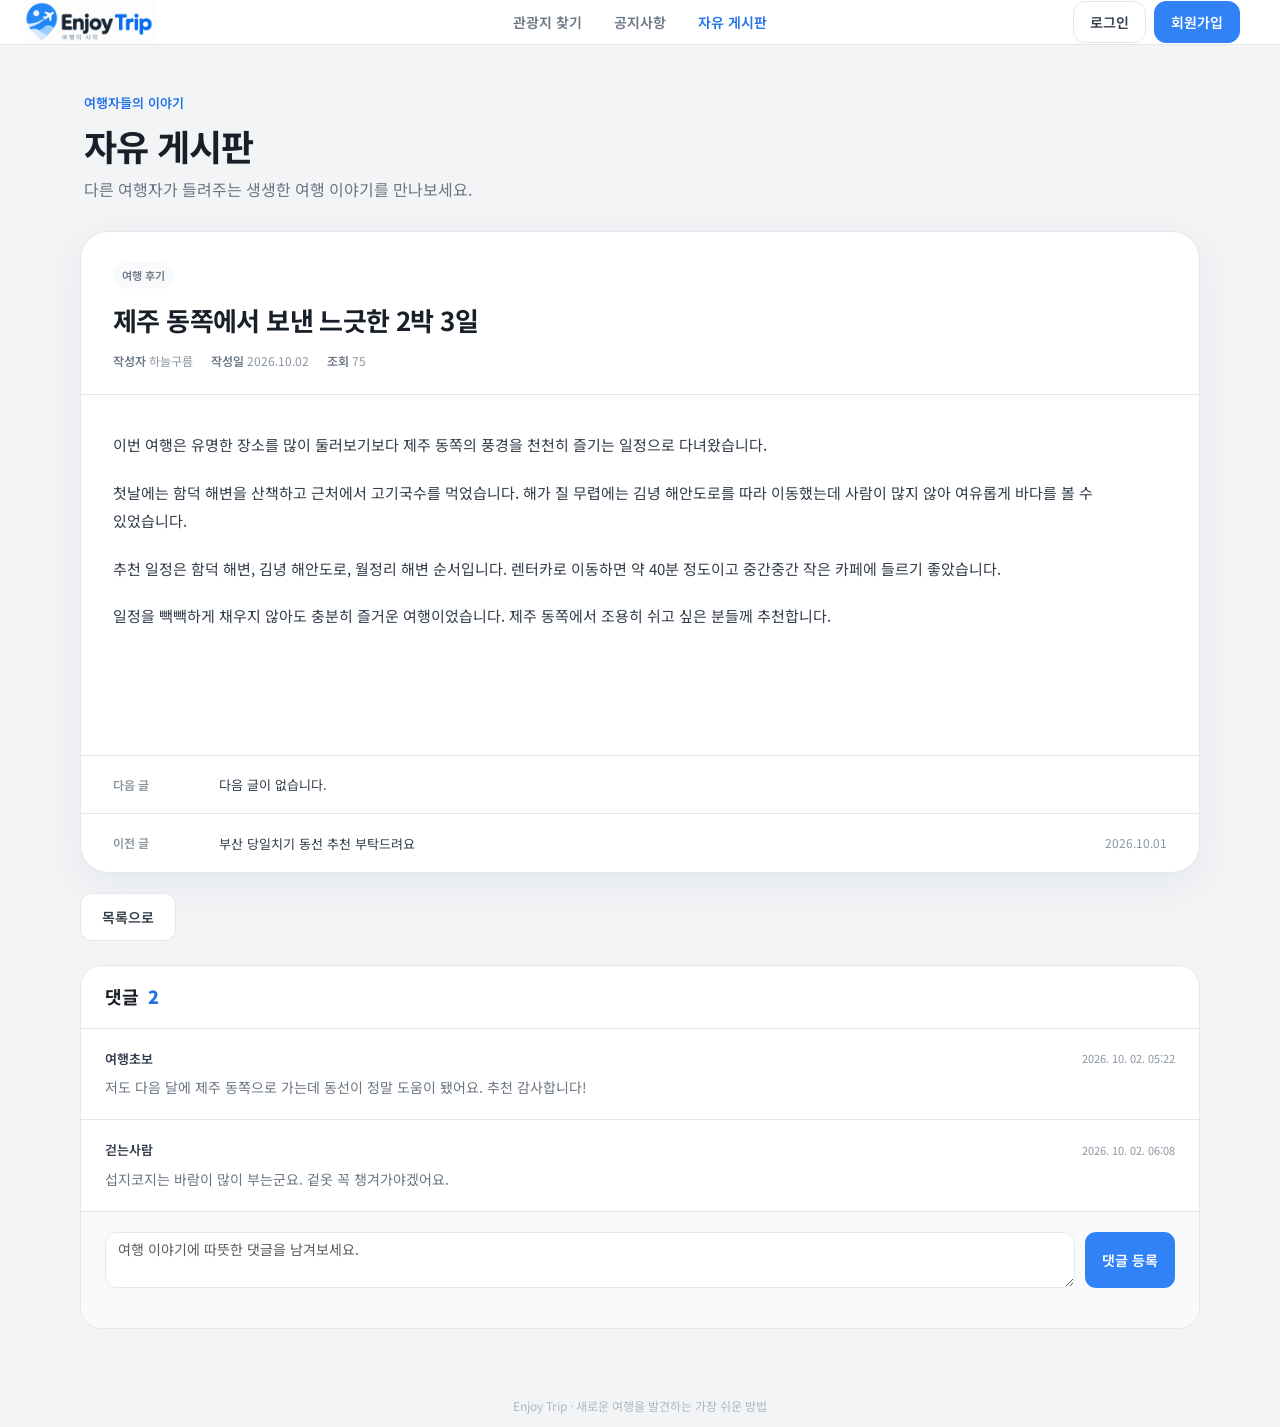
<file: FE_08_Proj_lab/pages/free-board-detail.html>
<!doctype html>
<html lang="ko">
  <head>
    <meta charset="UTF-8" />
    <meta name="viewport" content="width=device-width, initial-scale=1.0" />
    <meta name="theme-color" content="#3182f6" />
    <meta name="description" content="푸른 하늘 여행 자유 게시판의 여행 이야기 상세 내용입니다." />
    <title>푸른 하늘 여행 · 자유 게시판 상세</title>
    <link rel="preconnect" href="https://fonts.googleapis.com" />
    <link rel="preconnect" href="https://fonts.gstatic.com" crossorigin />
    <link href="https://fonts.googleapis.com/css2?family=Noto+Sans+KR:wght@400;500;600;700&display=swap" rel="stylesheet" />
    <link href="https://cdn.jsdelivr.net/npm/bootstrap@5.3.3/dist/css/bootstrap.min.css" rel="stylesheet" />
    <link rel="stylesheet" href="../css/map.css" />
    <link rel="stylesheet" href="../css/auth-modal.css" />
    <link rel="stylesheet" href="../css/board.css" />
  </head>
  <body class="free-board-page">
    <a class="visually-hidden-focusable skip-link" href="#free-board-detail">게시글 본문으로 바로가기</a>
    <div data-include="./header.html"></div>

    <main class="board-main">
      <section class="board-hero" aria-labelledby="free-board-page-title">
        <div>
          <p class="board-eyebrow">여행자들의 이야기</p>
          <h1 class="board-title" id="free-board-page-title"><a class="board-title-home-link" href="./free-board.html">자유 게시판</a></h1>
          <p class="board-description">다른 여행자가 들려주는 생생한 여행 이야기를 만나보세요.</p>
        </div>
      </section>

      <section class="board-panel board-not-found" id="free-board-not-found" hidden>
        <h2>게시글을 찾을 수 없습니다.</h2>
        <p>삭제되었거나 잘못된 주소로 접근했습니다.</p>
        <a class="board-cancel-button" href="./free-board.html">목록으로</a>
      </section>

      <article class="post-detail-panel" id="free-board-detail">
        <header class="post-detail-header">
          <div class="post-detail-labels"><span class="board-category" id="free-board-detail-category"></span></div>
          <h2 class="post-detail-title" id="free-board-detail-title"></h2>
          <p class="post-meta" id="free-board-detail-meta"></p>
        </header>

        <div class="post-detail-body" id="free-board-detail-body"></div>
        <div class="post-image-gallery" id="free-board-images" hidden></div>
        <nav class="post-detail-navigation" id="free-board-navigation" aria-label="이전 및 다음 게시글"></nav>
      </article>

      <div class="post-detail-actions" id="free-board-detail-actions">
        <a class="board-cancel-button" href="./free-board.html">목록으로</a>
        <div class="post-owner-actions" id="post-owner-actions" hidden>
          <a class="board-cancel-button" id="post-edit-button" href="./free-board-write.html">수정</a>
          <button class="board-cancel-button post-danger-button" id="post-delete-button" type="button">삭제</button>
        </div>
      </div>

      <section class="comment-panel" id="free-board-comments" aria-labelledby="comment-title">
        <header class="comment-header"><h2 id="comment-title">댓글 <strong id="comment-count">0</strong></h2></header>
        <ul class="comment-list" id="comment-list"></ul>
        <form class="comment-form" id="comment-form">
          <label class="visually-hidden" for="comment-content">댓글 내용</label>
          <textarea class="form-control" id="comment-content" name="comment" rows="2" maxlength="500" placeholder="여행 이야기에 따뜻한 댓글을 남겨보세요."></textarea>
          <button class="board-search-button comment-submit-button" type="submit">댓글 등록</button>
        </form>
        <p class="board-form-message comment-message" id="comment-message" role="alert" aria-live="polite"></p>
      </section>
    </main>

    <div data-include="./footer.html"></div>
    <script type="module">
      import { loadIncludes } from "../js/layout.js";
      import { initAuthModals } from "../js/auth/auth-modal.js";
      import { initAuthState } from "../js/auth/auth-state.js";
      import { initAuthForms } from "../js/auth/auth-form.js";
      import { initFreeBoardDetail } from "../js/board/free-board-detail.js";

      await loadIncludes();
      initAuthModals();
      initAuthState();
      initAuthForms();
      initFreeBoardDetail();
    </script>
  </body>
</html>
</file>
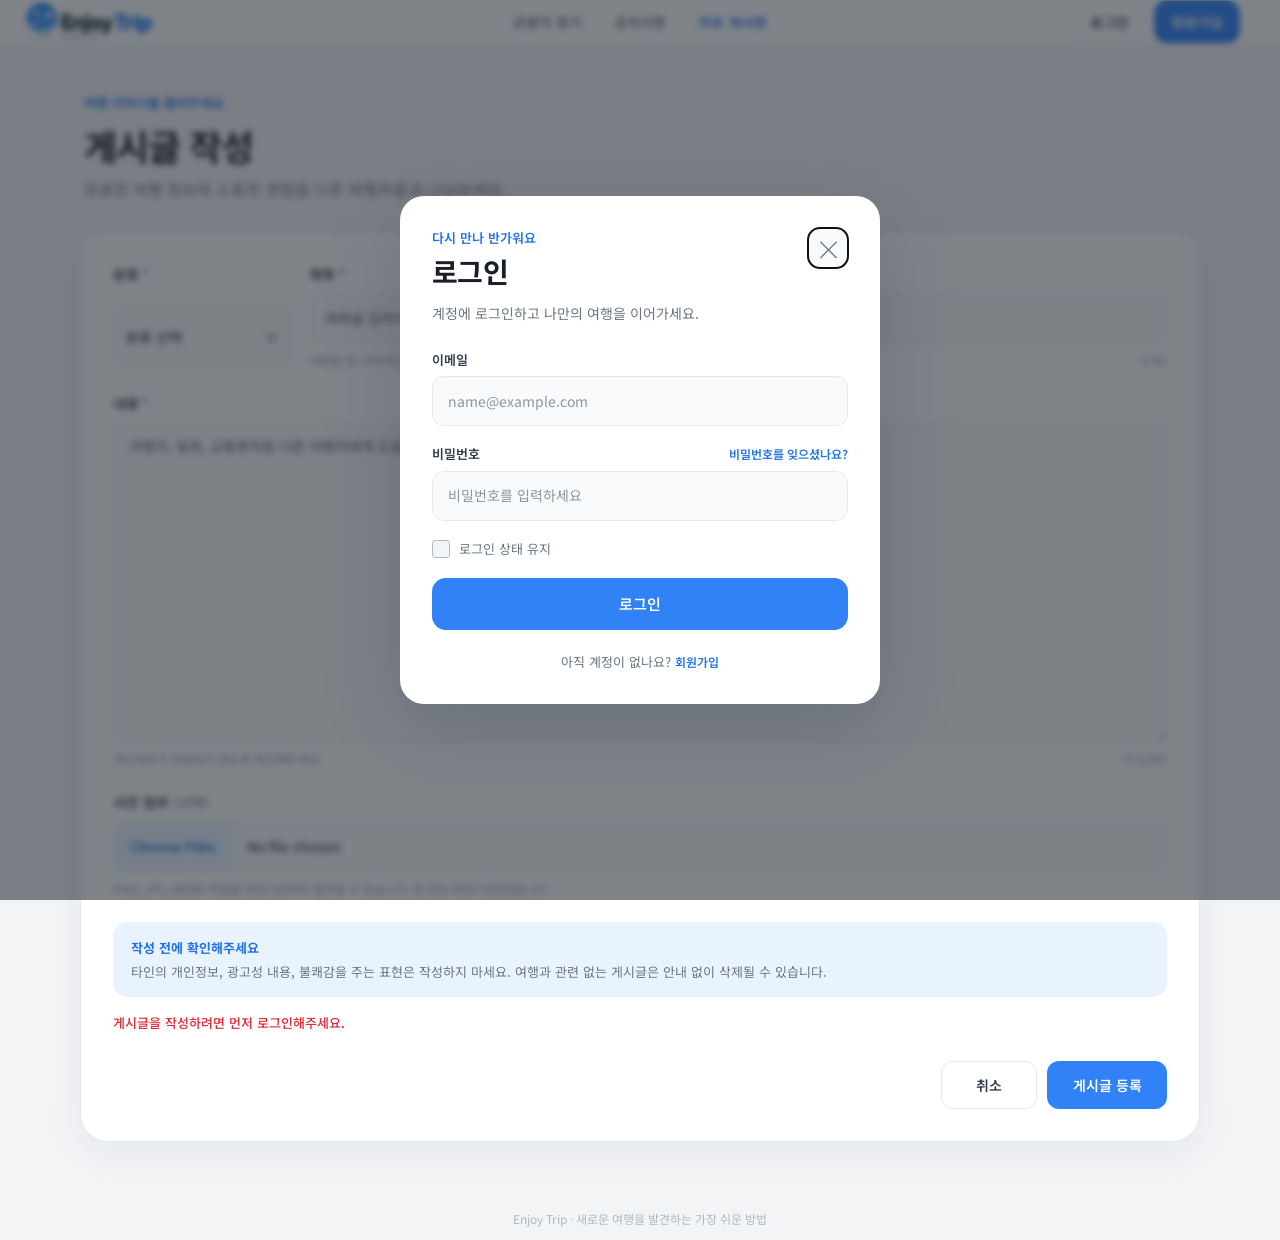
<file: FE_08_Proj_lab/pages/free-board-write.html>
<!doctype html>
<html lang="ko">
  <head>
    <meta charset="UTF-8" />
    <meta name="viewport" content="width=device-width, initial-scale=1.0" />
    <meta name="theme-color" content="#3182f6" />
    <meta name="description" content="푸른 하늘 여행 자유 게시판에 여행 이야기를 작성하세요." />
    <title>푸른 하늘 여행 · 게시글 작성</title>
    <link rel="preconnect" href="https://fonts.googleapis.com" />
    <link rel="preconnect" href="https://fonts.gstatic.com" crossorigin />
    <link href="https://fonts.googleapis.com/css2?family=Noto+Sans+KR:wght@400;500;600;700&display=swap" rel="stylesheet" />
    <link href="https://cdn.jsdelivr.net/npm/bootstrap@5.3.3/dist/css/bootstrap.min.css" rel="stylesheet" />
    <link rel="stylesheet" href="../css/map.css" />
    <link rel="stylesheet" href="../css/auth-modal.css" />
    <link rel="stylesheet" href="../css/board.css" />
  </head>
  <body class="free-board-page">
    <a class="visually-hidden-focusable skip-link" href="#free-board-write-form">게시글 작성 양식으로 바로가기</a>
    <div data-include="./header.html"></div>

    <main class="board-main">
      <section class="board-hero" aria-labelledby="write-title">
        <div>
          <p class="board-eyebrow">여행 이야기를 들려주세요</p>
          <h1 class="board-title" id="write-title">게시글 작성</h1>
          <p class="board-description">유용한 여행 정보와 소중한 경험을 다른 여행자들과 나눠보세요.</p>
        </div>
      </section>

      <section class="board-panel board-write-panel" aria-label="게시글 작성">
        <form class="board-write-form" id="free-board-write-form" novalidate>
          <div class="board-write-grid">
            <div class="board-form-field">
              <label class="form-label" for="post-category">분류<span class="board-form-required" aria-hidden="true">*</span></label>
              <select class="form-select" id="post-category" name="category" required>
                <option value="" selected disabled>분류 선택</option>
                <option value="review">여행 후기</option>
                <option value="question">질문</option>
                <option value="info">정보 공유</option>
                <option value="food">맛집</option>
                <option value="companion">동행</option>
                <option value="free">자유</option>
              </select>
            </div>

            <div class="board-form-field">
              <label class="form-label" for="post-title">제목<span class="board-form-required" aria-hidden="true">*</span></label>
              <input class="form-control" id="post-title" name="title" type="text" maxlength="80" placeholder="제목을 입력하세요" required />
              <p class="board-form-help"><span>내용을 잘 나타내는 제목을 작성해주세요.</span><span id="post-title-count">0/80</span></p>
            </div>
          </div>

          <div class="board-form-field">
            <label class="form-label" for="post-content">내용<span class="board-form-required" aria-hidden="true">*</span></label>
            <textarea class="form-control" id="post-content" name="content" maxlength="2000" placeholder="여행지, 일정, 교통편처럼 다른 여행자에게 도움이 될 내용을 자유롭게 작성해주세요." required></textarea>
            <p class="board-form-help"><span>개인정보가 포함되지 않도록 확인해주세요.</span><span id="post-content-count">0/2,000</span></p>
          </div>

          <div class="board-form-field">
            <label class="form-label" for="post-images">사진 첨부 <span class="text-secondary fw-normal">(선택)</span></label>
            <input class="form-control board-file-input" id="post-images" name="images" type="file" accept="image/png,image/jpeg,image/webp" multiple />
            <p class="board-form-help"><span>PNG, JPG, WEBP 파일을 최대 3장까지 첨부할 수 있습니다. 한 장당 최대 700KB입니다.</span></p>
          </div>

          <aside class="board-guidelines" aria-label="게시글 작성 안내">
            <strong>작성 전에 확인해주세요</strong>
            타인의 개인정보, 광고성 내용, 불쾌감을 주는 표현은 작성하지 마세요. 여행과 관련 없는 게시글은 안내 없이 삭제될 수 있습니다.
          </aside>

          <p class="board-form-message" id="board-form-message" role="alert" aria-live="polite"></p>

          <div class="board-write-actions">
            <a class="board-cancel-button" href="./free-board.html">취소</a>
            <button class="board-search-button board-submit-button" type="submit">게시글 등록</button>
          </div>
        </form>
      </section>
    </main>

    <div data-include="./footer.html"></div>
    <script type="module">
      import { loadIncludes } from "../js/layout.js";
      import { initAuthModals } from "../js/auth/auth-modal.js";
      import { initAuthState } from "../js/auth/auth-state.js";
      import { initAuthForms } from "../js/auth/auth-form.js";
      import { initFreeBoardWrite } from "../js/board/free-board-write.js";

      await loadIncludes();
      initAuthModals();
      initAuthState();
      initAuthForms();
      initFreeBoardWrite();
    </script>
  </body>
</html>
</file>
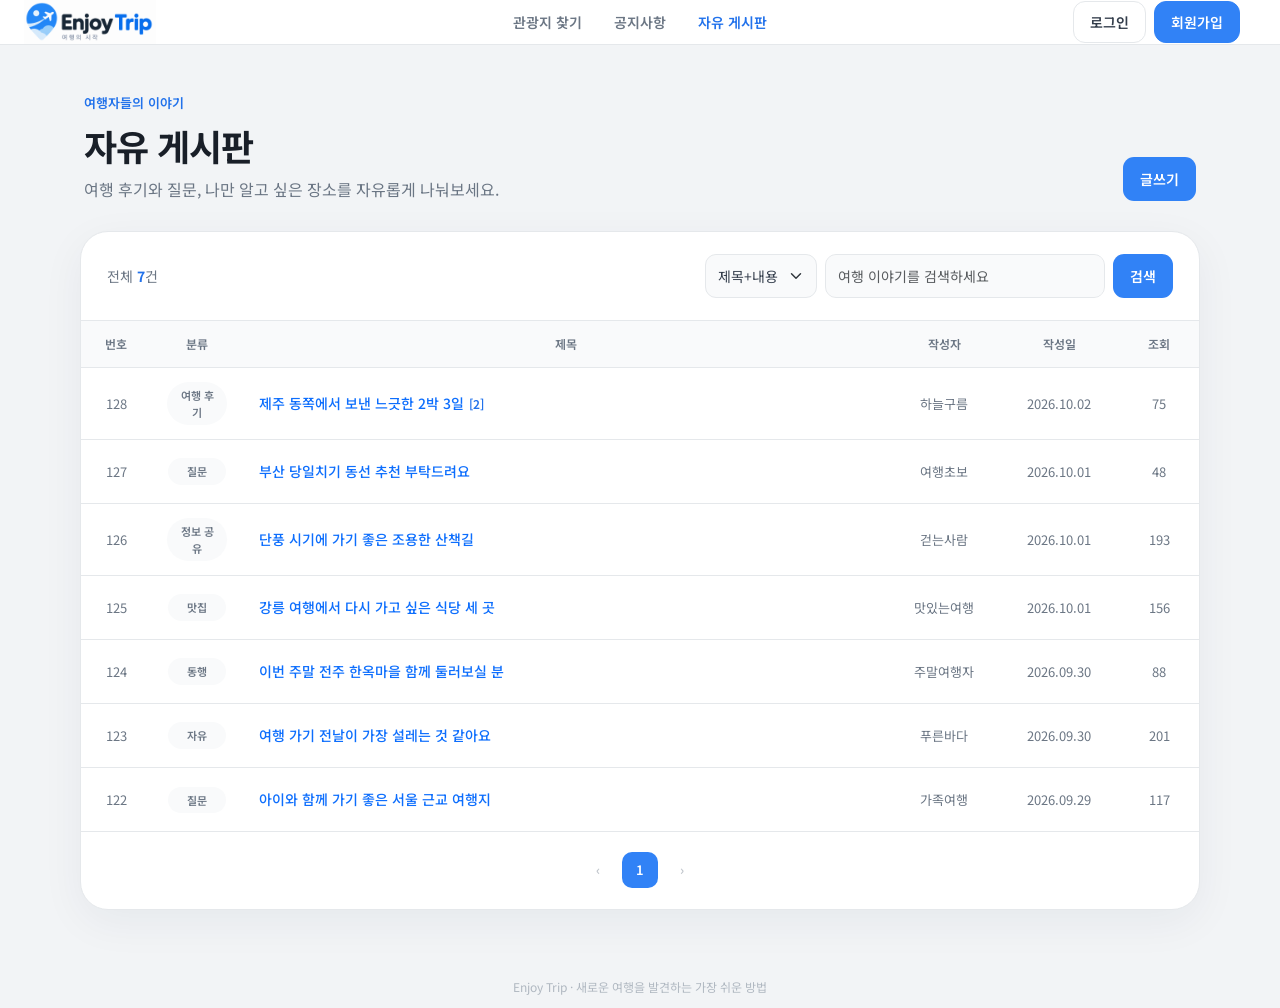
<file: FE_08_Proj_lab/pages/free-board.html>
<!doctype html>
<html lang="ko">
  <head>
    <meta charset="UTF-8" />
    <meta name="viewport" content="width=device-width, initial-scale=1.0" />
    <meta name="theme-color" content="#3182f6" />
    <meta name="description" content="여행 이야기와 유용한 정보를 자유롭게 나누는 푸른 하늘 여행 게시판입니다." />
    <title>푸른 하늘 여행 · 자유 게시판</title>
    <link rel="preconnect" href="https://fonts.googleapis.com" />
    <link rel="preconnect" href="https://fonts.gstatic.com" crossorigin />
    <link href="https://fonts.googleapis.com/css2?family=Noto+Sans+KR:wght@400;500;600;700&display=swap" rel="stylesheet" />
    <link href="https://cdn.jsdelivr.net/npm/bootstrap@5.3.3/dist/css/bootstrap.min.css" rel="stylesheet" />
    <link rel="stylesheet" href="../css/map.css" />
    <link rel="stylesheet" href="../css/auth-modal.css" />
    <link rel="stylesheet" href="../css/board.css" />
  </head>
  <body class="free-board-page">
    <a class="visually-hidden-focusable skip-link" href="#free-board">자유 게시판 목록으로 바로가기</a>
    <div data-include="./header.html"></div>

    <main class="board-main">
      <section class="board-hero" aria-labelledby="free-board-title">
        <div>
          <p class="board-eyebrow">여행자들의 이야기</p>
          <h1 class="board-title" id="free-board-title">자유 게시판</h1>
          <p class="board-description">여행 후기와 질문, 나만 알고 싶은 장소를 자유롭게 나눠보세요.</p>
        </div>
        <a class="board-write-button" id="free-board-write-button" href="./free-board-write.html">글쓰기</a>
      </section>

      <section class="board-panel" id="free-board" aria-label="자유 게시판 목록" tabindex="-1">
        <div class="board-toolbar">
          <p class="board-count">전체 <strong id="free-board-count">0</strong>건</p>
          <form class="board-search" id="free-board-search-form" role="search">
            <label class="visually-hidden" for="free-board-search-type">검색 범위</label>
            <select class="form-select" id="free-board-search-type" name="type">
              <option value="all">제목+내용</option>
              <option value="title">제목</option>
              <option value="author">작성자</option>
            </select>
            <label class="visually-hidden" for="free-board-search-keyword">게시글 검색어</label>
            <input class="form-control" id="free-board-search-keyword" name="keyword" type="search" placeholder="여행 이야기를 검색하세요" />
            <button class="board-search-button" type="submit">검색</button>
          </form>
        </div>

        <div class="board-table-wrap">
          <table class="board-table">
            <caption class="visually-hidden">자유 게시판 번호, 분류, 제목, 작성자, 작성일, 조회수 목록</caption>
            <colgroup>
              <col style="width: 70px" />
              <col style="width: 92px" />
              <col />
              <col style="width: 110px" />
              <col style="width: 120px" />
              <col style="width: 80px" />
            </colgroup>
            <thead>
              <tr><th scope="col">번호</th><th scope="col">분류</th><th scope="col">제목</th><th scope="col">작성자</th><th scope="col">작성일</th><th scope="col">조회</th></tr>
            </thead>
            <tbody id="free-board-body"></tbody>
          </table>
        </div>

        <footer class="board-footer">
          <nav aria-label="자유 게시판 페이지">
            <ul class="board-pagination" id="free-board-pagination"></ul>
          </nav>
        </footer>
      </section>
    </main>

    <div data-include="./footer.html"></div>
    <script type="module">
      import { loadIncludes } from "../js/layout.js";
      import { initAuthModals } from "../js/auth/auth-modal.js";
      import { initAuthState } from "../js/auth/auth-state.js";
      import { initAuthForms } from "../js/auth/auth-form.js";
      import { initFreeBoardList } from "../js/board/free-board-list.js";

      await loadIncludes();
      initAuthModals();
      initAuthState();
      initAuthForms();
      initFreeBoardList();
    </script>
  </body>
</html>
</file>
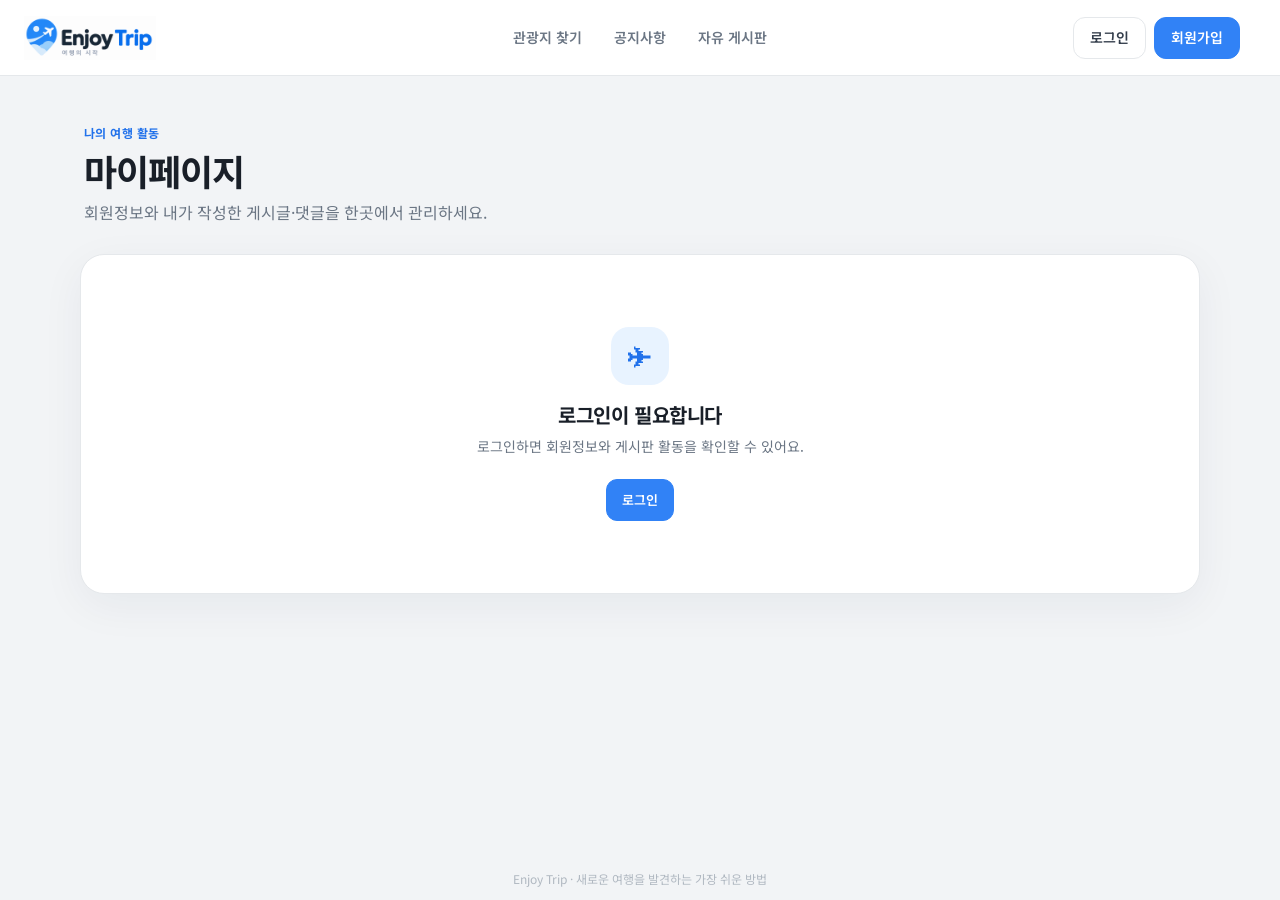
<file: FE_08_Proj_lab/pages/my-page.html>
<!doctype html>
<html lang="ko">
  <head>
    <meta charset="UTF-8" />
    <meta name="viewport" content="width=device-width, initial-scale=1.0" />
    <meta name="theme-color" content="#3182f6" />
    <meta name="description" content="푸른 하늘 여행 회원정보와 게시판 활동을 관리하는 마이페이지입니다." />
    <title>푸른 하늘 여행 · 마이페이지</title>
    <link rel="preconnect" href="https://fonts.googleapis.com" />
    <link rel="preconnect" href="https://fonts.gstatic.com" crossorigin />
    <link href="https://fonts.googleapis.com/css2?family=Noto+Sans+KR:wght@400;500;600;700&display=swap" rel="stylesheet" />
    <link href="https://cdn.jsdelivr.net/npm/bootstrap@5.3.3/dist/css/bootstrap.min.css" rel="stylesheet" />
    <link rel="stylesheet" href="../css/map.css" />
    <link rel="stylesheet" href="../css/auth-modal.css" />
    <link rel="stylesheet" href="../css/my-page.css" />
  </head>
  <body class="my-page">
    <a class="visually-hidden-focusable skip-link" href="#my-page-main">마이페이지 본문으로 바로가기</a>
    <div data-include="./header.html"></div>

    <main class="my-page-main" id="my-page-main">
      <section class="my-page-hero" aria-labelledby="my-page-title">
        <p class="my-page-eyebrow">나의 여행 활동</p>
        <h1 id="my-page-title">마이페이지</h1>
        <p>회원정보와 내가 작성한 게시글·댓글을 한곳에서 관리하세요.</p>
      </section>

      <section class="my-page-panel my-page-login-required" id="my-page-login-required" hidden>
        <div class="my-page-empty-icon" aria-hidden="true">✈</div>
        <h2>로그인이 필요합니다</h2>
        <p>로그인하면 회원정보와 게시판 활동을 확인할 수 있어요.</p>
        <button class="my-page-primary-button" type="button" data-modal-target="login-modal">로그인</button>
      </section>

      <div id="my-page-content" hidden>
        <section class="my-page-dashboard" aria-label="회원정보와 활동 요약">
          <article class="my-page-panel profile-panel">
            <div class="profile-heading">
              <div class="profile-avatar" id="profile-avatar" aria-hidden="true">여</div>
              <div>
                <p class="profile-label">회원정보</p>
                <h2 id="profile-heading-name">여행자님</h2>
              </div>
            </div>

            <form class="profile-form" id="profile-form" novalidate>
              <div class="profile-field">
                <label for="profile-name">이름</label>
                <input class="form-control" id="profile-name" type="text" minlength="2" maxlength="20" required />
              </div>
              <div class="profile-field">
                <label for="profile-email">이메일</label>
                <input class="form-control" id="profile-email" type="email" readonly />
              </div>
              <div class="profile-field">
                <label for="profile-created-at">가입일</label>
                <input class="form-control" id="profile-created-at" type="text" readonly />
              </div>
              <p class="my-page-message" id="profile-message" role="status" aria-live="polite"></p>
              <div class="profile-actions">
                <button class="my-page-secondary-button" type="button" id="profile-password-button" data-modal-target="reset-password-modal">비밀번호 변경</button>
                <button class="my-page-primary-button" type="submit">이름 저장</button>
              </div>
            </form>
          </article>

          <div class="stats-grid" aria-label="나의 활동 통계">
            <article class="stat-card">
              <span>작성한 글</span>
              <strong id="my-post-count">0</strong>
              <small>개</small>
            </article>
            <article class="stat-card">
              <span>작성한 댓글</span>
              <strong id="my-comment-count">0</strong>
              <small>개</small>
            </article>
            <article class="stat-card stat-card-wide">
              <span>내 글 조회수</span>
              <strong id="my-view-count">0</strong>
              <small>회</small>
            </article>
          </div>
        </section>

        <section class="my-page-panel crud-panel" aria-labelledby="crud-title">
          <div class="my-page-section-heading">
            <div>
              <p class="my-page-section-eyebrow">LOCALSTORAGE CRUD</p>
              <h2 id="crud-title">CRUD 기능 확인</h2>
            </div>
          </div>
          <div class="crud-grid">
            <a class="crud-card" href="./free-board-write.html"><strong>C</strong><span>새 게시글 작성</span><small>Create</small></a>
            <a class="crud-card" href="#my-posts-section"><strong>R</strong><span>내 활동 조회</span><small>Read</small></a>
            <a class="crud-card" href="#profile-form"><strong>U</strong><span>정보·게시글 수정</span><small>Update</small></a>
            <a class="crud-card" href="#account-danger-zone"><strong>D</strong><span>게시글·계정 삭제</span><small>Delete</small></a>
          </div>
        </section>

        <section class="my-page-panel activity-panel" id="my-posts-section" aria-labelledby="my-posts-title">
          <div class="my-page-section-heading">
            <div>
              <p class="my-page-section-eyebrow">MY POSTS</p>
              <h2 id="my-posts-title">내가 작성한 게시글</h2>
            </div>
            <a class="my-page-primary-button" href="./free-board-write.html">새 글 작성</a>
          </div>
          <div class="activity-list" id="my-post-list"></div>
        </section>

        <section class="my-page-panel activity-panel" aria-labelledby="my-comments-title">
          <div class="my-page-section-heading">
            <div>
              <p class="my-page-section-eyebrow">MY COMMENTS</p>
              <h2 id="my-comments-title">내가 작성한 댓글</h2>
            </div>
          </div>
          <div class="activity-list" id="my-comment-list"></div>
        </section>

        <section class="my-page-panel danger-zone" id="account-danger-zone" aria-labelledby="danger-zone-title">
          <div>
            <h2 id="danger-zone-title">계정 삭제</h2>
            <p>계정을 삭제하면 작성한 게시글과 댓글도 함께 삭제되며 복구할 수 없습니다.</p>
          </div>
          <button class="my-page-danger-button" id="delete-account-button" type="button">계정 삭제</button>
        </section>
      </div>
    </main>

    <div data-include="./footer.html"></div>
    <script type="module">
      import { loadIncludes } from "../js/layout.js";
      import { initAuthModals } from "../js/auth/auth-modal.js";
      import { initAuthState } from "../js/auth/auth-state.js";
      import { initAuthForms } from "../js/auth/auth-form.js";
      import { initMyPage } from "../js/my-page.js";

      await loadIncludes();
      initAuthModals();
      initAuthState();
      initAuthForms();
      initMyPage();
    </script>
  </body>
</html>
</file>
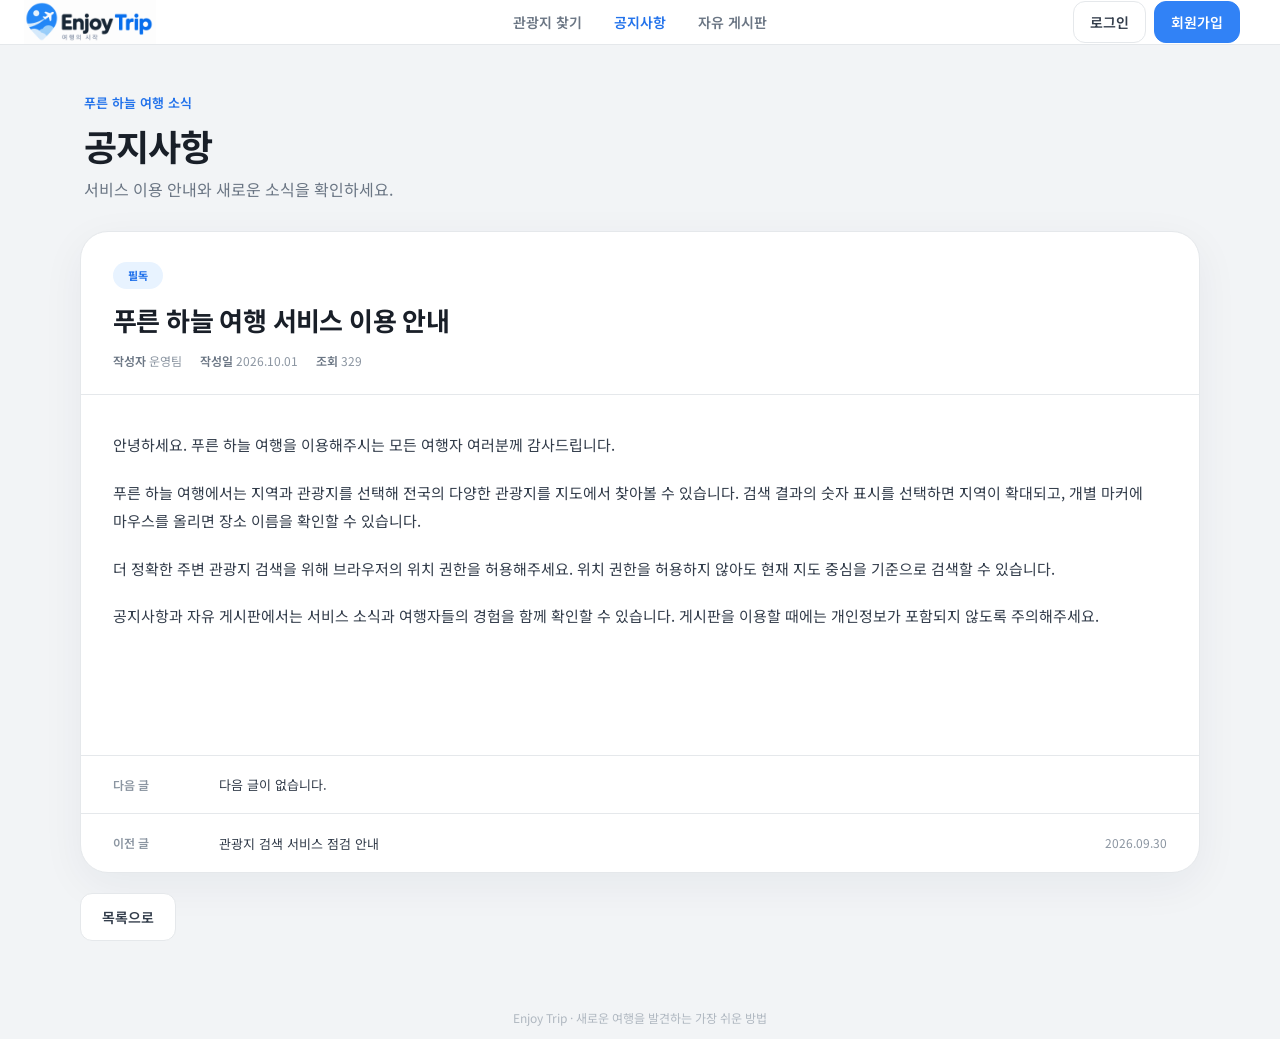
<file: FE_08_Proj_lab/pages/notice-detail.html>
<!doctype html>
<html lang="ko">
  <head>
    <meta charset="UTF-8" />
    <meta name="viewport" content="width=device-width, initial-scale=1.0" />
    <meta name="theme-color" content="#3182f6" />
    <meta name="description" content="푸른 하늘 여행 공지사항 상세 내용입니다." />
    <title>푸른 하늘 여행 · 공지사항 상세</title>
    <link rel="preconnect" href="https://fonts.googleapis.com" />
    <link rel="preconnect" href="https://fonts.gstatic.com" crossorigin />
    <link href="https://fonts.googleapis.com/css2?family=Noto+Sans+KR:wght@400;500;600;700&display=swap" rel="stylesheet" />
    <link href="https://cdn.jsdelivr.net/npm/bootstrap@5.3.3/dist/css/bootstrap.min.css" rel="stylesheet" />
    <link rel="stylesheet" href="../css/map.css" />
    <link rel="stylesheet" href="../css/auth-modal.css" />
    <link rel="stylesheet" href="../css/board.css" />
  </head>
  <body class="notice-page">
    <a class="visually-hidden-focusable skip-link" href="#notice-detail">공지사항 본문으로 바로가기</a>
    <div data-include="./header.html"></div>

    <main class="board-main">
      <section class="board-hero" aria-labelledby="notice-page-title">
        <div>
          <p class="board-eyebrow">푸른 하늘 여행 소식</p>
          <h1 class="board-title" id="notice-page-title"><a class="board-title-home-link" href="./notice.html">공지사항</a></h1>
          <p class="board-description">서비스 이용 안내와 새로운 소식을 확인하세요.</p>
        </div>
      </section>

      <section class="board-panel board-not-found" id="notice-not-found" hidden>
        <h2>공지사항을 찾을 수 없습니다.</h2>
        <p>삭제되었거나 잘못된 주소로 접근했습니다.</p>
        <a class="board-cancel-button" href="./notice.html">목록으로</a>
      </section>

      <article class="post-detail-panel" id="notice-detail">
        <header class="post-detail-header">
          <div class="post-detail-labels"><span class="notice-badge" id="notice-detail-badge"></span></div>
          <h2 class="post-detail-title" id="notice-detail-title"></h2>
          <p class="post-meta" id="notice-detail-meta"></p>
        </header>
        <div class="post-detail-body" id="notice-detail-body"></div>
        <nav class="post-detail-navigation" id="notice-navigation" aria-label="이전 및 다음 공지사항"></nav>
      </article>

      <div class="post-detail-actions" id="notice-detail-actions">
        <a class="board-cancel-button" href="./notice.html">목록으로</a>
      </div>
    </main>

    <div data-include="./footer.html"></div>
    <script type="module">
      import { loadIncludes } from "../js/layout.js";
      import { initAuthModals } from "../js/auth/auth-modal.js";
      import { initAuthState } from "../js/auth/auth-state.js";
      import { initAuthForms } from "../js/auth/auth-form.js";
      import { initNoticeDetail } from "../js/board/notice-detail.js";

      await loadIncludes();
      initAuthModals();
      initAuthState();
      initAuthForms();
      initNoticeDetail();
    </script>
  </body>
</html>
</file>
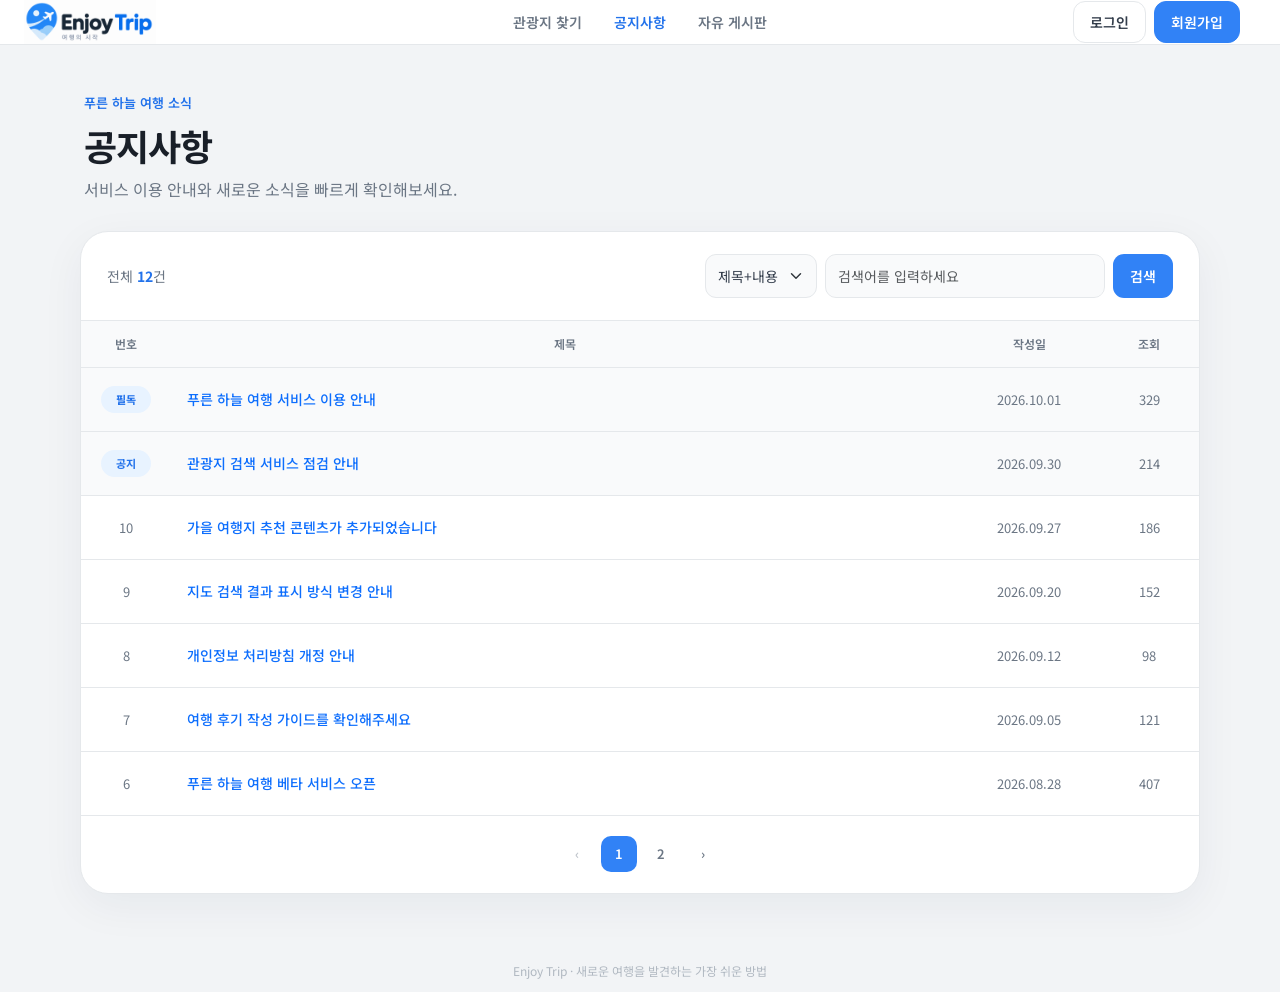
<file: FE_08_Proj_lab/pages/notice.html>
<!doctype html>
<html lang="ko">
  <head>
    <meta charset="UTF-8" />
    <meta name="viewport" content="width=device-width, initial-scale=1.0" />
    <meta name="theme-color" content="#3182f6" />
    <meta name="description" content="푸른 하늘 여행의 새로운 소식과 이용 안내를 확인하세요." />
    <title>푸른 하늘 여행 · 공지사항</title>
    <link rel="preconnect" href="https://fonts.googleapis.com" />
    <link rel="preconnect" href="https://fonts.gstatic.com" crossorigin />
    <link href="https://fonts.googleapis.com/css2?family=Noto+Sans+KR:wght@400;500;600;700&display=swap" rel="stylesheet" />
    <link href="https://cdn.jsdelivr.net/npm/bootstrap@5.3.3/dist/css/bootstrap.min.css" rel="stylesheet" />
    <link rel="stylesheet" href="../css/map.css" />
    <link rel="stylesheet" href="../css/auth-modal.css" />
    <link rel="stylesheet" href="../css/board.css" />
  </head>
  <body class="notice-page">
    <a class="visually-hidden-focusable skip-link" href="#notice-board">공지사항 목록으로 바로가기</a>
    <div data-include="./header.html"></div>

    <main class="board-main">
      <section class="board-hero" aria-labelledby="notice-title">
        <div>
          <p class="board-eyebrow">푸른 하늘 여행 소식</p>
          <h1 class="board-title" id="notice-title">공지사항</h1>
          <p class="board-description">서비스 이용 안내와 새로운 소식을 빠르게 확인해보세요.</p>
        </div>
      </section>

      <section class="board-panel" id="notice-board" aria-label="공지사항 목록" tabindex="-1">
        <div class="board-toolbar">
          <p class="board-count">전체 <strong id="notice-count">0</strong>건</p>
          <form class="board-search" id="notice-search-form" role="search">
            <label class="visually-hidden" for="notice-search-type">검색 범위</label>
            <select class="form-select" id="notice-search-type" name="type">
              <option value="all">제목+내용</option>
              <option value="title">제목</option>
              <option value="content">내용</option>
            </select>
            <label class="visually-hidden" for="notice-search-keyword">공지사항 검색어</label>
            <input class="form-control" id="notice-search-keyword" name="keyword" type="search" placeholder="검색어를 입력하세요" />
            <button class="board-search-button" type="submit">검색</button>
          </form>
        </div>

        <div class="board-table-wrap">
          <table class="board-table">
            <caption class="visually-hidden">공지사항 번호, 제목, 작성일, 조회수 목록</caption>
            <colgroup>
              <col style="width: 90px" />
              <col />
              <col style="width: 140px" />
              <col style="width: 100px" />
            </colgroup>
            <thead>
              <tr><th scope="col">번호</th><th scope="col">제목</th><th scope="col">작성일</th><th scope="col">조회</th></tr>
            </thead>
            <tbody id="notice-board-body"></tbody>
          </table>
        </div>

        <footer class="board-footer">
          <nav aria-label="공지사항 페이지">
            <ul class="board-pagination" id="notice-pagination"></ul>
          </nav>
        </footer>
      </section>
    </main>

    <div data-include="./footer.html"></div>
    <script type="module">
      import { loadIncludes } from "../js/layout.js";
      import { initAuthModals } from "../js/auth/auth-modal.js";
      import { initAuthState } from "../js/auth/auth-state.js";
      import { initAuthForms } from "../js/auth/auth-form.js";
      import { initNoticeList } from "../js/board/notice-list.js";

      await loadIncludes();
      initAuthModals();
      initAuthState();
      initAuthForms();
      initNoticeList();
    </script>
  </body>
</html>
</file>
<file: FE_08_Proj_lab/css/auth-modal.css>
.auth-modal {
  width: min(480px, calc(100% - 32px));
  max-width: none;
  max-height: calc(100dvh - 40px);
  margin: auto;
  padding: 0;
  overflow: auto;
  border: 0;
  border-radius: 24px;
  background: var(--white);
  color: var(--text);
  box-shadow: 0 24px 80px rgb(25 45 76 / 20%);
}

.auth-modal::backdrop {
  background: rgb(25 31 40 / 55%);
  backdrop-filter: blur(3px);
}

.auth-modal[open] {
  animation: auth-modal-enter .18s ease-out;
}

.auth-modal-shell {
  padding: 32px;
}

.auth-modal-header {
  display: flex;
  align-items: flex-start;
  justify-content: space-between;
  gap: 24px;
}

.auth-modal-eyebrow {
  margin: 0 0 5px;
  color: var(--blue-dark);
  font-size: 13px;
  font-weight: 600;
}

.auth-modal-header h2 {
  margin: 0;
  font-size: 28px;
  font-weight: 700;
  line-height: 1.35;
  letter-spacing: -.7px;
}

.auth-modal-close {
  display: grid;
  flex: 0 0 auto;
  place-items: center;
  width: 40px;
  height: 40px;
  padding: 0;
  border: 0;
  border-radius: 12px;
  background: var(--field-background);
  color: var(--text-secondary);
  font-size: 27px;
  font-weight: 300;
  line-height: 1;
}

.auth-modal-close:hover {
  background: var(--blue-light);
  color: var(--blue-dark);
}

.auth-modal-description {
  margin: 12px 0 26px;
  color: var(--text-secondary);
  font-size: 14px;
  word-break: keep-all;
}

.auth-form {
  display: grid;
  gap: 18px;
}

.auth-field {
  display: grid;
  gap: 7px;
}

.auth-field > label,
.auth-field-heading label {
  color: var(--text-medium);
  font-size: 13px;
  font-weight: 600;
}

.auth-field-heading {
  display: flex;
  align-items: center;
  justify-content: space-between;
  gap: 16px;
}

.auth-modal .form-control {
  min-height: 50px;
  padding: 12px 15px;
  border-color: var(--border);
  border-radius: 12px;
  background: var(--field-background);
  color: var(--text);
  font-size: 14px;
}

.auth-modal .form-control::placeholder {
  color: var(--text-muted);
}

.auth-modal .form-control:hover {
  border-color: #b0b8c1;
}

.auth-modal .form-control:focus {
  border-color: var(--blue);
  background: var(--white);
  box-shadow: 0 0 0 3px rgb(49 130 246 / 14%);
}

.auth-text-link,
.auth-switch button {
  color: var(--blue-dark);
  font-size: 12px;
  font-weight: 600;
}

.auth-text-link:hover,
.auth-switch button:hover {
  color: var(--blue);
  text-decoration: underline;
}

.auth-inline-button {
  padding: 0;
  border: 0;
  background: transparent;
}

.auth-check {
  display: flex;
  align-items: flex-start;
  gap: 9px;
  color: var(--text-secondary);
  font-size: 13px;
  cursor: pointer;
}

.auth-check .form-check-input {
  flex: 0 0 auto;
  width: 18px;
  height: 18px;
  margin: 1px 0 0;
  border-color: #b0b8c1;
}

.auth-check .form-check-input:checked {
  border-color: var(--blue);
  background-color: var(--blue);
}

.auth-check .form-check-input:focus {
  border-color: var(--blue);
  box-shadow: 0 0 0 3px rgb(49 130 246 / 14%);
}

.auth-terms {
  line-height: 1.55;
}

.auth-field-error {
  min-height: 0;
  margin: 0;
  color: #e42939;
  font-size: 12px;
}

.auth-field-error:empty {
  display: none;
}

.auth-form-success {
  margin: -12px 0 20px;
  padding: 10px 12px;
  border-radius: 10px;
  background: #e8f8ef;
  color: #16804b;
  font-size: 12px;
  font-weight: 600;
}

.auth-form-success:empty {
  display: none;
}

.auth-primary-button {
  width: 100%;
  min-height: 52px;
  margin-top: 2px;
  border: 0;
  border-radius: 14px;
  background: var(--blue);
  color: var(--white);
  font-size: 15px;
  font-weight: 600;
}

.auth-primary-button:hover,
.auth-primary-button:focus-visible {
  background: var(--blue-dark);
  color: var(--white);
}

.auth-primary-button:active {
  transform: scale(.985);
}

.auth-switch {
  margin: 22px 0 0;
  color: var(--text-secondary);
  font-size: 13px;
  text-align: center;
}

.auth-switch button {
  padding: 0;
  border: 0;
  background: transparent;
}

body:has(.auth-modal[open]) {
  overflow: hidden;
}

@keyframes auth-modal-enter {
  from { opacity: 0; transform: translateY(10px) scale(.98); }
  to { opacity: 1; transform: translateY(0) scale(1); }
}

@media (max-width: 540px) {
  .auth-modal {
    width: calc(100% - 24px);
    max-height: calc(100dvh - 24px);
    border-radius: 20px;
  }

  .auth-modal-shell {
    padding: 24px 20px;
  }

  .auth-modal-header h2 {
    font-size: 24px;
  }

  .auth-modal-description {
    margin-bottom: 22px;
  }

  .auth-form {
    gap: 16px;
  }
}

@media (prefers-reduced-motion: reduce) {
  .auth-modal[open] { animation: none; }
}
</file>
<file: FE_08_Proj_lab/css/board.css>
.board-main {
  flex: 1 0 auto;
  width: min(1120px, calc(100% - 80px));
  margin-inline: auto;
  padding: 48px 0 56px;
}

.board-hero {
  display: flex;
  align-items: flex-end;
  justify-content: space-between;
  gap: 32px;
  padding: 0 4px 30px;
}

.board-eyebrow { margin: 0 0 8px; color: var(--blue-dark); font-size: 13px; font-weight: 600; }
.board-title { margin: 0; color: var(--text); font-size: 36px; font-weight: 700; line-height: 1.35; letter-spacing: -1.1px; }
.board-title-home-link { color: inherit; text-decoration: none; }
.board-title-home-link:hover { color: var(--blue-dark); }
.board-title-home-link:focus-visible { border-radius: 6px; outline: 3px solid rgb(49 130 246 / 24%); outline-offset: 4px; }
.board-description { margin: 8px 0 0; color: var(--text-secondary); font-size: 16px; word-break: keep-all; }

.board-panel {
  overflow: hidden;
  border: 1px solid var(--border);
  border-radius: 28px;
  background: var(--white);
  box-shadow: 0 12px 44px rgb(25 45 76 / 5.5%);
}

.board-toolbar {
  display: flex;
  align-items: center;
  justify-content: space-between;
  gap: 24px;
  padding: 22px 26px;
  border-bottom: 1px solid var(--border);
}

.board-count { flex: 0 0 auto; margin: 0; color: var(--text-secondary); font-size: 14px; }
.board-count strong { color: var(--blue-dark); font-weight: 700; }

.board-search {
  display: grid;
  grid-template-columns: 112px minmax(180px, 280px) auto;
  align-items: center;
  gap: 8px;
}

.board-search .form-select,
.board-search .form-control {
  min-height: 44px;
  border-color: var(--border);
  border-radius: 11px;
  background-color: var(--field-background);
  color: var(--text-medium);
  font-size: 14px;
}

.board-search .form-select:focus,
.board-search .form-control:focus {
  border-color: var(--blue);
  background-color: var(--white);
  box-shadow: 0 0 0 3px rgb(49 130 246 / 14%);
}

.board-search-button,
.board-write-button {
  display: inline-flex;
  align-items: center;
  justify-content: center;
  min-height: 44px;
  padding: 10px 17px;
  border: 0;
  border-radius: 11px;
  background: var(--blue);
  color: var(--white);
  font-size: 14px;
  font-weight: 600;
  white-space: nowrap;
  transition: background-color .15s, transform .15s;
}

.board-search-button:hover,
.board-write-button:hover { background: var(--blue-dark); color: var(--white); }
.board-search-button:active,
.board-write-button:active { transform: scale(.985); }

.board-table-wrap { overflow-x: auto; }
.board-table { width: 100%; min-width: 720px; margin: 0; border-collapse: collapse; table-layout: fixed; }

.board-table th {
  padding: 14px 16px;
  border-bottom: 1px solid var(--border);
  background: var(--field-background);
  color: var(--text-secondary);
  font-size: 12px;
  font-weight: 600;
  text-align: center;
}

.board-table td {
  height: 64px;
  padding: 14px 16px;
  border-bottom: 1px solid var(--border);
  color: var(--text-secondary);
  font-size: 13px;
  text-align: center;
  vertical-align: middle;
}

.board-table tbody tr:last-child td { border-bottom: 0; }
.board-table tbody tr { transition: background-color .15s; }
.board-table tbody tr:hover { background: var(--field-background); }

.board-table .board-title-cell {
  overflow: hidden;
  color: var(--text);
  font-size: 14px;
  font-weight: 500;
  text-align: left;
  text-overflow: ellipsis;
  white-space: nowrap;
}

.board-title-link:hover { color: var(--blue-dark); }
.notice-row-pinned { background: var(--field-background); }

.notice-badge,
.board-category {
  display: inline-flex;
  align-items: center;
  justify-content: center;
  min-width: 50px;
  padding: 5px 9px;
  border-radius: 999px;
  background: var(--blue-light);
  color: var(--blue-dark);
  font-size: 11px;
  font-weight: 700;
}

.board-category { min-width: 58px; background: var(--field-background); color: var(--text-secondary); font-weight: 600; }
.comment-count { margin-left: 5px; color: var(--blue-dark); font-size: 12px; font-weight: 600; }

.board-footer {
  display: flex;
  align-items: center;
  justify-content: center;
  min-height: 78px;
  padding: 16px 24px;
  border-top: 1px solid var(--border);
}

.board-pagination { display: flex; align-items: center; gap: 6px; margin: 0; padding: 0; list-style: none; }

.board-page-link {
  display: grid;
  place-items: center;
  min-width: 36px;
  height: 36px;
  padding: 0 9px;
  border: 0;
  border-radius: 10px;
  background: transparent;
  color: var(--text-secondary);
  font-family: inherit;
  font-size: 13px;
  font-weight: 600;
  cursor: pointer;
}

.board-page-link:hover { background: var(--blue-light); color: var(--blue-dark); }
.board-page-link[aria-current="page"] { background: var(--blue); color: var(--white); }
.board-page-link.is-disabled { color: var(--text-muted); pointer-events: none; opacity: .55; }

.board-empty {
  height: 180px !important;
  color: var(--text-muted) !important;
  text-align: center !important;
}

.board-write-panel {
  padding: 32px;
}

.board-write-form {
  display: grid;
  gap: 24px;
}

.board-write-grid {
  display: grid;
  grid-template-columns: 180px minmax(0, 1fr);
  gap: 16px;
}

.board-form-field {
  display: grid;
  gap: 8px;
}

.board-form-field .form-label {
  margin: 0;
  color: var(--text-medium);
  font-size: 14px;
  font-weight: 600;
}

.board-form-required {
  margin-left: 3px;
  color: var(--blue-dark);
}

.board-form-field .form-control,
.board-form-field .form-select {
  min-height: 50px;
  border-color: var(--border);
  border-radius: 12px;
  background-color: var(--field-background);
  color: var(--text);
  font-size: 14px;
}

.board-form-field .form-control {
  padding: 12px 15px;
}

.board-form-field .form-control:focus,
.board-form-field .form-select:focus {
  border-color: var(--blue);
  background-color: var(--white);
  box-shadow: 0 0 0 3px rgb(49 130 246 / 14%);
}

.board-form-field textarea.form-control {
  min-height: 320px;
  resize: vertical;
  line-height: 1.7;
}

.board-form-help {
  display: flex;
  justify-content: space-between;
  gap: 16px;
  margin: 0;
  color: var(--text-muted);
  font-size: 12px;
}

.board-file-input::file-selector-button {
  margin: -12px 14px -12px -15px;
  padding: 14px 16px;
  border: 0;
  border-right: 1px solid var(--border);
  background: var(--blue-light);
  color: var(--blue-dark);
  font: inherit;
  font-weight: 600;
  cursor: pointer;
}

.board-guidelines {
  padding: 16px 18px;
  border-radius: 14px;
  background: var(--blue-light);
  color: var(--text-secondary);
  font-size: 13px;
  word-break: keep-all;
}

.board-guidelines strong {
  display: block;
  margin-bottom: 4px;
  color: var(--blue-dark);
  font-weight: 700;
}

.board-form-message {
  min-height: 20px;
  margin: -8px 0 0;
  color: #e42939;
  font-size: 13px;
  font-weight: 500;
}

.board-form-message.is-success {
  color: var(--blue-dark);
}

.board-write-actions {
  display: flex;
  justify-content: flex-end;
  gap: 10px;
  padding-top: 4px;
}

.board-cancel-button {
  display: inline-flex;
  align-items: center;
  justify-content: center;
  min-width: 96px;
  min-height: 48px;
  padding: 11px 18px;
  border: 1px solid var(--border);
  border-radius: 12px;
  background: var(--white);
  color: var(--text-medium);
  font-size: 14px;
  font-weight: 600;
  transition: background-color .15s, border-color .15s;
}

.board-cancel-button:hover {
  border-color: #b0b8c1;
  background: var(--field-background);
  color: var(--text);
}

.board-submit-button {
  min-width: 120px;
  min-height: 48px;
  border-radius: 12px;
}

.post-detail-panel {
  overflow: hidden;
  border: 1px solid var(--border);
  border-radius: 28px;
  background: var(--white);
  box-shadow: 0 12px 44px rgb(25 45 76 / 5.5%);
}

.post-detail-header {
  padding: 30px 32px 24px;
  border-bottom: 1px solid var(--border);
}

.post-detail-labels {
  display: flex;
  align-items: center;
  gap: 8px;
  margin-bottom: 12px;
}

.post-detail-title {
  margin: 0;
  color: var(--text);
  font-size: 26px;
  font-weight: 700;
  line-height: 1.45;
  letter-spacing: -.6px;
  word-break: keep-all;
}

.post-meta {
  display: flex;
  flex-wrap: wrap;
  align-items: center;
  gap: 8px 18px;
  margin: 14px 0 0;
  color: var(--text-muted);
  font-size: 12px;
}

.post-meta strong {
  color: var(--text-secondary);
  font-weight: 600;
}

.post-detail-body {
  min-height: 360px;
  padding: 36px 32px 48px;
  color: var(--text-medium);
  font-size: 15px;
  line-height: 1.85;
  word-break: keep-all;
}

.post-detail-body p {
  margin: 0 0 20px;
}

.post-detail-body p:last-child {
  margin-bottom: 0;
}

.post-image-gallery {
  display: grid;
  grid-template-columns: repeat(3, minmax(0, 1fr));
  gap: 12px;
  padding: 0 32px 36px;
}

.post-image-gallery[hidden],
.post-owner-actions[hidden],
.post-detail-actions[hidden],
.comment-panel[hidden],
.board-not-found[hidden],
.notice-badge[hidden] {
  display: none !important;
}

.post-image-link {
  overflow: hidden;
  aspect-ratio: 4 / 3;
  border-radius: 14px;
  background: var(--field-background);
}

.post-image-link img {
  width: 100%;
  height: 100%;
  object-fit: cover;
  transition: transform .2s ease;
}

.post-image-link:hover img {
  transform: scale(1.025);
}

.post-detail-callout {
  margin: 28px 0;
  padding: 18px 20px;
  border-left: 4px solid var(--blue);
  border-radius: 0 12px 12px 0;
  background: var(--blue-light);
  color: var(--text-secondary);
}

.post-attachment {
  display: flex;
  align-items: center;
  justify-content: space-between;
  gap: 16px;
  padding: 16px 32px;
  border-top: 1px solid var(--border);
  background: var(--field-background);
  color: var(--text-secondary);
  font-size: 13px;
}

.post-attachment a {
  color: var(--blue-dark);
  font-weight: 600;
}

.post-detail-navigation {
  border-top: 1px solid var(--border);
}

.post-navigation-row {
  display: grid;
  grid-template-columns: 90px minmax(0, 1fr) 120px;
  align-items: center;
  gap: 16px;
  min-height: 58px;
  padding: 12px 32px;
  border-bottom: 1px solid var(--border);
  color: var(--text-secondary);
  font-size: 13px;
}

.post-navigation-row:last-child {
  border-bottom: 0;
}

.post-navigation-label {
  color: var(--text-muted);
  font-size: 12px;
  font-weight: 600;
}

.post-navigation-title {
  overflow: hidden;
  color: var(--text-medium);
  text-overflow: ellipsis;
  white-space: nowrap;
}

.post-navigation-title:hover {
  color: var(--blue-dark);
}

.post-navigation-date {
  color: var(--text-muted);
  font-size: 12px;
  text-align: right;
}

.post-detail-actions {
  display: flex;
  align-items: center;
  justify-content: space-between;
  gap: 12px;
  margin-top: 20px;
}

.post-owner-actions {
  display: flex;
  gap: 8px;
}

.post-danger-button {
  color: #e42939;
}

.board-not-found {
  padding: 64px 24px;
  text-align: center;
}

.board-not-found h2 {
  margin: 0 0 8px;
  color: var(--text);
  font-size: 22px;
  font-weight: 700;
}

.board-not-found p {
  margin: 0 0 24px;
  color: var(--text-secondary);
  font-size: 14px;
}

.comment-panel {
  margin-top: 24px;
  overflow: hidden;
  border: 1px solid var(--border);
  border-radius: 22px;
  background: var(--white);
}

.comment-header {
  padding: 20px 24px;
  border-bottom: 1px solid var(--border);
}

.comment-header h2 {
  margin: 0;
  color: var(--text);
  font-size: 18px;
  font-weight: 700;
}

.comment-header strong {
  margin-left: 4px;
  color: var(--blue-dark);
}

.comment-list {
  margin: 0;
  padding: 0;
  list-style: none;
}

.comment-item {
  padding: 20px 24px;
  border-bottom: 1px solid var(--border);
}

.comment-author {
  display: flex;
  align-items: center;
  gap: 10px;
  margin-bottom: 8px;
  color: var(--text-medium);
  font-size: 13px;
  font-weight: 600;
}

.comment-author > span:first-child {
  margin-right: auto;
}

.comment-date {
  color: var(--text-muted);
  font-size: 11px;
  font-weight: 400;
}

.comment-content {
  margin: 0;
  color: var(--text-secondary);
  font-size: 14px;
  line-height: 1.65;
  word-break: keep-all;
}

.comment-empty {
  padding: 36px 24px;
  border-bottom: 1px solid var(--border);
  color: var(--text-muted);
  font-size: 13px;
  text-align: center;
}

.comment-delete-button {
  padding: 4px 7px;
  border: 0;
  border-radius: 7px;
  background: transparent;
  color: var(--text-muted);
  font-family: inherit;
  font-size: 11px;
}

.comment-delete-button:hover {
  background: #fff0f1;
  color: #e42939;
}

.comment-form {
  display: grid;
  grid-template-columns: minmax(0, 1fr) auto;
  gap: 10px;
  padding: 20px 24px;
  background: var(--field-background);
}

.comment-form .form-control {
  min-height: 48px;
  border-color: var(--border);
  border-radius: 12px;
  background: var(--white);
  font-size: 14px;
  resize: vertical;
}

.comment-form .form-control:focus {
  border-color: var(--blue);
  box-shadow: 0 0 0 3px rgb(49 130 246 / 14%);
}

.comment-submit-button {
  align-self: stretch;
  min-width: 90px;
}

.comment-message {
  margin: 0;
  padding: 0 24px 16px;
  background: var(--field-background);
}

@media (max-width: 991.98px) {
  .board-main { width: calc(100% - 48px); padding-top: 40px; }
  .board-hero { align-items: flex-start; }
  .board-search { grid-template-columns: 104px minmax(160px, 1fr) auto; }
}

@media (max-width: 767.98px) {
  .board-main { width: calc(100% - 32px); padding: 32px 0 40px; }
  .board-hero { flex-direction: column; gap: 20px; padding: 0 0 24px; }
  .board-title { font-size: 29px; letter-spacing: -.9px; }
  .board-description { font-size: 14px; }
  .board-write-button { width: 100%; }
  .board-panel { border-radius: 22px; }
  .board-toolbar { flex-direction: column; align-items: stretch; gap: 14px; padding: 18px; }
  .board-search { grid-template-columns: 96px minmax(0, 1fr) auto; }
  .board-table { min-width: 650px; }
  .board-write-panel { padding: 24px 20px; }
  .board-write-grid { grid-template-columns: 1fr; }
  .board-form-field textarea.form-control { min-height: 280px; }
  .post-detail-panel { border-radius: 22px; }
  .post-detail-header { padding: 24px 20px 20px; }
  .post-detail-title { font-size: 22px; }
  .post-detail-body { min-height: 300px; padding: 28px 20px 36px; font-size: 14px; }
  .post-image-gallery { grid-template-columns: repeat(2, minmax(0, 1fr)); padding: 0 20px 28px; }
  .post-attachment { align-items: flex-start; padding: 14px 20px; }
  .post-navigation-row { grid-template-columns: 68px minmax(0, 1fr); padding-inline: 20px; }
  .post-navigation-date { display: none; }
  .comment-panel { border-radius: 18px; }
}

@media (max-width: 540px) {
  .board-search { grid-template-columns: 92px minmax(0, 1fr); }
  .board-search-button { grid-column: 1 / -1; width: 100%; }
  .board-footer { min-height: 70px; padding-inline: 12px; }
  .board-page-link { min-width: 32px; height: 32px; padding-inline: 7px; font-size: 12px; }
  .board-write-actions { display: grid; grid-template-columns: 1fr 1fr; }
  .board-cancel-button,
  .board-submit-button { width: 100%; min-width: 0; }
  .post-detail-actions { align-items: stretch; flex-direction: column; }
  .post-owner-actions { display: grid; grid-template-columns: 1fr 1fr; }
  .post-detail-actions .board-cancel-button,
  .post-owner-actions .board-cancel-button { width: 100%; }
  .comment-form { grid-template-columns: 1fr; padding: 16px; }
  .comment-submit-button { min-height: 44px; }
  .post-image-gallery { grid-template-columns: 1fr; }
}

@media (prefers-reduced-motion: reduce) {
  .board-search-button,
  .board-write-button,
  .board-table tbody tr,
  .board-page-link { transition: none; }
  .post-image-link img { transition: none; }
}
</file>
<file: FE_08_Proj_lab/css/my-page.css>
.my-page-main {
  flex: 1 0 auto;
  width: min(1120px, calc(100% - 80px));
  margin-inline: auto;
  padding: 48px 0 64px;
}

.my-page-hero {
  padding: 0 4px 30px;
}

.my-page-eyebrow,
.my-page-section-eyebrow,
.profile-label {
  margin: 0 0 7px;
  color: var(--blue-dark);
  font-size: 12px;
  font-weight: 700;
  letter-spacing: .04em;
}

.my-page-hero h1 {
  margin: 0;
  color: var(--text);
  font-size: 36px;
  font-weight: 700;
  letter-spacing: -1.1px;
}

.my-page-hero > p:last-child {
  margin: 8px 0 0;
  color: var(--text-secondary);
  font-size: 16px;
  word-break: keep-all;
}

.my-page-panel,
.stat-card {
  border: 1px solid var(--border);
  border-radius: 24px;
  background: var(--white);
  box-shadow: 0 12px 44px rgb(25 45 76 / 5.5%);
}

.my-page-dashboard {
  display: grid;
  grid-template-columns: minmax(0, 1.4fr) minmax(300px, .8fr);
  gap: 20px;
}

.profile-panel {
  padding: 28px;
}

.profile-heading {
  display: flex;
  align-items: center;
  gap: 14px;
  padding-bottom: 24px;
  border-bottom: 1px solid var(--border);
}

.profile-avatar {
  display: grid;
  flex: 0 0 auto;
  place-items: center;
  width: 52px;
  height: 52px;
  border-radius: 17px;
  background: var(--blue-light);
  color: var(--blue-dark);
  font-size: 20px;
  font-weight: 700;
}

.profile-heading h2,
.my-page-section-heading h2,
.danger-zone h2,
.my-page-login-required h2 {
  margin: 0;
  color: var(--text);
  font-size: 20px;
  font-weight: 700;
  letter-spacing: -.4px;
}

.profile-form {
  display: grid;
  grid-template-columns: 1fr 1.45fr;
  gap: 18px 14px;
  padding-top: 24px;
}

.profile-field {
  display: grid;
  gap: 7px;
}

.profile-field:nth-child(3) {
  grid-column: 1 / -1;
}

.profile-field label {
  color: var(--text-secondary);
  font-size: 12px;
  font-weight: 600;
}

.profile-field .form-control {
  min-height: 48px;
  border-color: var(--border);
  border-radius: 12px;
  background: var(--field-background);
  color: var(--text-medium);
  font-size: 14px;
}

.profile-field .form-control:focus {
  border-color: var(--blue);
  background: var(--white);
  box-shadow: 0 0 0 3px rgb(49 130 246 / 14%);
}

.profile-field .form-control[readonly] {
  color: var(--text-muted);
}

.profile-actions {
  display: flex;
  grid-column: 1 / -1;
  justify-content: flex-end;
  gap: 8px;
}

.my-page-primary-button,
.my-page-secondary-button,
.my-page-danger-button,
.activity-action {
  display: inline-flex;
  align-items: center;
  justify-content: center;
  min-height: 42px;
  padding: 9px 15px;
  border-radius: 11px;
  font-family: inherit;
  font-size: 13px;
  font-weight: 600;
  transition: background-color .15s, border-color .15s, color .15s, transform .15s;
}

.my-page-primary-button {
  border: 1px solid var(--blue);
  background: var(--blue);
  color: var(--white);
}

.my-page-primary-button:hover {
  border-color: var(--blue-dark);
  background: var(--blue-dark);
  color: var(--white);
}

.my-page-secondary-button,
.activity-action {
  border: 1px solid var(--border);
  background: var(--white);
  color: var(--text-medium);
}

.my-page-secondary-button:hover,
.activity-action:hover {
  border-color: #b0b8c1;
  background: var(--field-background);
  color: var(--text);
}

.my-page-primary-button:active,
.my-page-secondary-button:active,
.my-page-danger-button:active,
.activity-action:active {
  transform: scale(.985);
}

.my-page-message {
  min-height: 19px;
  grid-column: 1 / -1;
  margin: -6px 0 0;
  color: #e42939;
  font-size: 12px;
  font-weight: 500;
}

.my-page-message.is-success {
  color: #16804b;
}

.stats-grid {
  display: grid;
  grid-template-columns: 1fr 1fr;
  gap: 14px;
}

.stat-card {
  display: flex;
  flex-direction: column;
  justify-content: center;
  min-height: 148px;
  padding: 24px;
}

.stat-card-wide {
  grid-column: 1 / -1;
}

.stat-card span {
  color: var(--text-secondary);
  font-size: 13px;
  font-weight: 600;
}

.stat-card strong {
  margin-top: 10px;
  color: var(--blue-dark);
  font-size: 34px;
  line-height: 1;
}

.stat-card small {
  margin-top: 4px;
  color: var(--text-muted);
  font-size: 12px;
}

.crud-panel,
.activity-panel {
  margin-top: 20px;
  padding: 28px;
}

.my-page-section-heading {
  display: flex;
  align-items: center;
  justify-content: space-between;
  gap: 20px;
  margin-bottom: 22px;
}

.crud-grid {
  display: grid;
  grid-template-columns: repeat(4, minmax(0, 1fr));
  gap: 12px;
}

.crud-card {
  display: grid;
  grid-template-columns: 38px minmax(0, 1fr);
  align-items: center;
  gap: 3px 12px;
  padding: 17px;
  border: 1px solid var(--border);
  border-radius: 15px;
  background: var(--field-background);
  color: var(--text-medium);
}

.crud-card:hover {
  border-color: #b9d8ff;
  background: var(--blue-light);
  color: var(--blue-dark);
}

.crud-card strong {
  display: grid;
  grid-row: 1 / 3;
  place-items: center;
  width: 38px;
  height: 38px;
  border-radius: 12px;
  background: var(--blue-light);
  color: var(--blue-dark);
  font-size: 18px;
}

.crud-card span {
  overflow: hidden;
  font-size: 13px;
  font-weight: 600;
  text-overflow: ellipsis;
  white-space: nowrap;
}

.crud-card small {
  color: var(--text-muted);
  font-size: 11px;
}

.activity-list {
  overflow: hidden;
  border: 1px solid var(--border);
  border-radius: 16px;
}

.activity-item {
  display: grid;
  grid-template-columns: minmax(0, 1fr) auto;
  align-items: center;
  gap: 18px;
  min-height: 82px;
  padding: 16px 18px;
  border-bottom: 1px solid var(--border);
}

.activity-item:last-child {
  border-bottom: 0;
}

.activity-main {
  min-width: 0;
}

.activity-title {
  display: block;
  overflow: hidden;
  color: var(--text);
  font-size: 14px;
  font-weight: 600;
  text-overflow: ellipsis;
  white-space: nowrap;
}

.activity-title:hover {
  color: var(--blue-dark);
}

.activity-meta {
  display: flex;
  flex-wrap: wrap;
  gap: 6px 14px;
  margin: 7px 0 0;
  color: var(--text-muted);
  font-size: 11px;
}

.activity-actions {
  display: flex;
  gap: 6px;
}

.activity-action {
  min-height: 36px;
  padding: 7px 11px;
  font-size: 12px;
}

.activity-action.is-danger {
  color: #e42939;
}

.activity-empty {
  padding: 48px 20px;
  color: var(--text-muted);
  font-size: 13px;
  text-align: center;
}

.danger-zone {
  display: flex;
  align-items: center;
  justify-content: space-between;
  gap: 24px;
  margin-top: 20px;
  padding: 24px 28px;
  border-color: #ffd5d8;
  box-shadow: none;
}

.danger-zone p {
  margin: 6px 0 0;
  color: var(--text-secondary);
  font-size: 13px;
  word-break: keep-all;
}

.my-page-danger-button {
  flex: 0 0 auto;
  border: 1px solid #ffc5ca;
  background: #fff5f6;
  color: #e42939;
}

.my-page-danger-button:hover {
  border-color: #e42939;
  background: #fff0f1;
}

.my-page-login-required {
  padding: 72px 24px;
  text-align: center;
}

.my-page-empty-icon {
  display: grid;
  place-items: center;
  width: 58px;
  height: 58px;
  margin: 0 auto 18px;
  border-radius: 18px;
  background: var(--blue-light);
  color: var(--blue-dark);
  font-size: 24px;
}

.my-page-login-required p {
  margin: 9px 0 22px;
  color: var(--text-secondary);
  font-size: 14px;
}

@media (max-width: 991.98px) {
  .my-page-main { width: calc(100% - 48px); padding-top: 40px; }
  .my-page-dashboard { grid-template-columns: 1fr; }
  .stats-grid { grid-template-columns: repeat(3, 1fr); }
  .stat-card-wide { grid-column: auto; }
  .stat-card { min-height: 130px; }
  .crud-grid { grid-template-columns: repeat(2, minmax(0, 1fr)); }
}

@media (max-width: 767.98px) {
  .my-page-main { width: calc(100% - 32px); padding: 32px 0 44px; }
  .my-page-hero { padding: 0 0 24px; }
  .my-page-hero h1 { font-size: 29px; }
  .my-page-hero > p:last-child { font-size: 14px; }
  .profile-panel,
  .crud-panel,
  .activity-panel { padding: 22px 20px; border-radius: 20px; }
  .profile-form { grid-template-columns: 1fr; }
  .profile-field:nth-child(3),
  .profile-actions,
  .my-page-message { grid-column: auto; }
  .stats-grid { grid-template-columns: 1fr 1fr; }
  .stat-card-wide { grid-column: 1 / -1; }
}

@media (max-width: 540px) {
  .stats-grid { gap: 10px; }
  .stat-card { min-height: 118px; padding: 18px; border-radius: 18px; }
  .stat-card strong { font-size: 29px; }
  .crud-grid { grid-template-columns: 1fr; }
  .my-page-section-heading { align-items: flex-start; flex-direction: column; }
  .my-page-section-heading .my-page-primary-button { width: 100%; }
  .activity-item { grid-template-columns: 1fr; gap: 12px; }
  .activity-actions { display: grid; grid-template-columns: repeat(3, 1fr); }
  .activity-action { width: 100%; }
  .profile-actions { display: grid; grid-template-columns: 1fr 1fr; }
  .danger-zone { align-items: stretch; flex-direction: column; }
  .my-page-danger-button { width: 100%; }
}

@media (prefers-reduced-motion: reduce) {
  .my-page-primary-button,
  .my-page-secondary-button,
  .my-page-danger-button,
  .activity-action { transition: none; }
}
</file>
<file: FE_08_Proj_lab/css/map.css>
/* Bootstrap 컴포넌트에 Enjoy Trip의 색상·타이포그래피·간격을 적용합니다. */
:root {
  color-scheme: light;
  --blue: #3182f6;
  --blue-dark: #2272eb;
  --blue-light: #e8f3ff;
  --page-background: #f2f4f6;
  --field-background: #f9fafb;
  --white: #fff;
  --text: #191f28;
  --text-medium: #333d4b;
  --text-secondary: #6b7684;
  --text-muted: #8b95a1;
  --border: #e5e8eb;

  --bs-primary: var(--blue);
  --bs-primary-rgb: 49, 130, 246;
  --bs-body-font-family: "Noto Sans KR", -apple-system, BlinkMacSystemFont, "Apple SD Gothic Neo", "Malgun Gothic", sans-serif;
  --bs-body-font-size: 14px;
  --bs-body-line-height: 1.5;
  --bs-body-color: var(--text);
  --bs-body-bg: var(--page-background);
  --bs-border-color: var(--border);
  --bs-link-color: var(--text);
  --bs-link-hover-color: var(--blue-dark);
}

body { display: flex; flex-direction: column; min-height: 100vh; min-height: 100dvh; -webkit-font-smoothing: antialiased; }
button, a, select { -webkit-tap-highlight-color: transparent; }
a { text-decoration: none; }
p, h1, h2 { margin: 0; }
/* JS의 hidden 토글이 Bootstrap의 d-flex/d-grid 유틸리티보다 우선합니다. */
[hidden] { display: none !important; }

.map-main { min-width: 0; min-height: 0; }
.icon-library { position: absolute; width: 0; height: 0; overflow: hidden; }
.icon { width: 20px; height: 20px; flex: 0 0 auto; fill: none; stroke: currentColor; stroke-width: 1.8; stroke-linecap: round; stroke-linejoin: round; }
.skip-link { position: fixed; top: 12px; left: 12px; z-index: 1050; padding: 12px 16px; border-radius: 12px; background: var(--white); color: var(--blue-dark); }
a:focus-visible, .btn:focus-visible, .btn-close:focus-visible { outline: 3px solid var(--blue); outline-offset: 4px; box-shadow: none; }

.site-header { height: 68px; background: var(--white); }
.header-inner { height: 100%; display: flex; align-items: center; justify-content: space-between; gap: 20px; border-bottom: 1px solid var(--border); }
.brand { display: inline-flex; flex: 0 0 auto; align-items: center; margin-left: 24px; }
.brand-logo-crop { position: relative; display: block; overflow: hidden; width: 132px; height: 44px; }
.brand-logo { position: absolute; width: 160px; max-width: none; height: auto; transform: translate(-15px, -29px); }
.community-nav { display: none; align-items: center; gap: 4px; margin-left: auto; margin-right: 12px; }
.community-nav-link { padding: 9px 14px; color: var(--text-secondary); font-size: 14px; font-weight: 600; white-space: nowrap; transition: color .15s; }
.community-nav-link:hover { color: var(--blue-dark); }
.map-page .nav-map,
.notice-page .nav-notice,
.free-board-page .nav-free-board { color: var(--blue-dark); }
.header-actions { display: flex; align-items: center; justify-content: flex-end; gap: 24px; min-width: 0; }
.page-tag { display: none; width: 143px; padding: 8px 16px; border-radius: 24px; color: var(--blue-dark); background: var(--blue-light); font-size: 13px; font-weight: 600; text-align: center; }
.auth-nav, .auth-guest-actions, .auth-user-menu { display: flex; align-items: center; }
.auth-guest-actions, .auth-user-menu { gap: 8px; }
.auth-nav .btn { display: inline-flex; align-items: center; justify-content: center; min-height: 42px; padding: 9px 16px; border: 1px solid transparent; border-radius: 12px; font-size: 14px; font-weight: 600; line-height: 1.5; white-space: nowrap; transition: background-color .15s, border-color .15s, color .15s, transform .15s; }
.auth-nav :is(.login-link, .logout-link, .my-page-link) { border-color: var(--border); background: var(--white); color: var(--text-medium); }
.auth-nav :is(.login-link, .logout-link, .my-page-link):hover { border-color: #b0b8c1; background: var(--field-background); color: var(--text); }
.my-page .my-page-link { border-color: var(--blue); background: var(--blue-light); color: var(--blue-dark); }
.auth-nav .signup-link { border-color: var(--blue); background: var(--blue); color: var(--white); }
.auth-nav .signup-link:hover { border-color: var(--blue-dark); background: var(--blue-dark); color: var(--white); }
.auth-nav .btn:active { transform: scale(.97); }
.user-greeting { display: flex; align-items: baseline; min-width: 0; margin: 0; color: var(--text-secondary); font-size: 14px; white-space: nowrap; }
.user-greeting strong { display: inline-block; overflow: hidden; max-width: 120px; margin-left: 4px; color: var(--blue-dark); font-weight: 700; text-overflow: ellipsis; vertical-align: bottom; }

.explorer {
  --bs-card-border-color: var(--border);
  --bs-card-bg: var(--white);
  --bs-card-cap-bg: transparent;
  min-height: 0;
  overflow: hidden;
}
.explorer-footer, #search-feedback { flex-shrink: 0; }
.explorer-body { min-height: 0; }

/* 레이아웃과 필드 열 수는 HTML의 Bootstrap row/col 클래스가 담당합니다. */
.filters { min-width: 0; padding: 22px 20px; border-bottom: 1px solid var(--border); }
.filter-group { margin: 0; }
.filter-group legend { float: none; margin-bottom: 14px; color: var(--text-medium); font-size: 15px; font-weight: 600; line-height: 20px; letter-spacing: -.3px; }
.step-number { width: 20px; height: 20px; border-radius: 50%; background: var(--blue-light); color: var(--blue); font-size: 11px; font-weight: 700; }
.region-fields { --bs-gutter-x: 12px; }
.field { min-width: 0; }
.field .form-label { display: block; margin-bottom: 5px; color: var(--text-secondary); font-size: 12px; font-weight: 500; line-height: 18px; }
.field .form-select { min-width: 0; height: 48px; padding-left: 16px; padding-right: 36px; border-radius: 12px; background-color: var(--field-background); background-position: right 14px center; color: var(--text-medium); font-size: 15px; font-weight: 500; text-overflow: ellipsis; cursor: pointer; }
.field .form-select:hover:not(:disabled) { border-color: #b0b8c1; }
.field .form-select:focus { border-color: var(--blue); box-shadow: 0 0 0 1px var(--blue); }
.field .form-select:disabled { background-color: var(--page-background); color: var(--text-muted); cursor: not-allowed; opacity: 1; }
.category-group { margin-top: 24px; }
.category-group legend { margin-bottom: 16px; }
.search-actions { --bs-gutter-x: 12px; --bs-gutter-y: 12px; margin-top: 12px; }
.search-button { --bs-btn-border-width: 0; --bs-btn-font-weight: 600; --bs-btn-disabled-opacity: .5; gap: 10px; transition: background-color .15s, transform .15s, box-shadow .15s; }
.btn-primary {
  --bs-btn-color: var(--white);
  --bs-btn-bg: var(--blue);
  --bs-btn-hover-color: var(--white);
  --bs-btn-hover-bg: var(--blue-dark);
  --bs-btn-active-color: var(--white);
  --bs-btn-active-bg: var(--blue-dark);
  --bs-btn-disabled-color: var(--white);
  --bs-btn-disabled-bg: var(--blue);
  --bs-btn-focus-shadow-rgb: var(--bs-primary-rgb);
  --bs-btn-font-size: 16px;
  --bs-btn-border-radius: 14px;
  min-height: 52px;
}
.btn-secondary {
  --bs-btn-color: var(--blue-dark);
  --bs-btn-bg: var(--blue-light);
  --bs-btn-hover-color: var(--blue-dark);
  --bs-btn-hover-bg: #d9eaff;
  --bs-btn-active-color: var(--blue-dark);
  --bs-btn-active-bg: #d9eaff;
  --bs-btn-disabled-color: var(--blue-dark);
  --bs-btn-disabled-bg: var(--blue-light);
  --bs-btn-focus-shadow-rgb: var(--bs-primary-rgb);
  --bs-btn-font-size: 14px;
  --bs-btn-border-radius: 12px;
  min-height: 44px;
}
.btn-secondary .icon { width: 18px; height: 18px; }
.search-button:active:not(:disabled) { transform: scale(.985); }
#search-feedback { --bs-alert-color: var(--text-medium); --bs-alert-bg: var(--blue-light); --bs-alert-border-color: var(--border); }

.map-region { min-width: 0; min-height: max(400px, 50dvh); background: #f0f2f5; isolation: isolate; }
#map { position: absolute; inset: 0; width: 100%; height: 100%; }
.map-marker-title { width: 240px; max-width: calc(100vw - 32px); padding: 5px; }
.map-result { top: 16px; left: 16px; z-index: 2; gap: 10px; max-width: calc(100% - 88px); min-height: 40px; padding: 10px 12px; border-radius: 12px; background: var(--white); color: var(--text-secondary); font-size: 12px; box-shadow: 0 3px 12px rgb(37 63 98 / 10%); pointer-events: none; }
.status-dot { width: 7px; height: 7px; flex: 0 0 auto; border-radius: 50%; background: var(--blue); }
.map-controls { top: 16px; right: 16px; z-index: 2; gap: 12px; }
.zoom-controls { overflow: hidden; border-radius: 12px; background: var(--white); box-shadow: 0 3px 12px rgb(37 63 98 / 10%); }
.map-control {
  --bs-btn-border-width: 0;
  --bs-btn-border-radius: 12px;
  --bs-btn-bg: var(--white);
  --bs-btn-color: #4e5968;
  --bs-btn-hover-bg: var(--blue-light);
  --bs-btn-hover-color: var(--blue-dark);
  --bs-btn-active-bg: var(--blue-light);
  --bs-btn-active-color: var(--blue-dark);
  width: 40px;
  height: 40px;
  padding: 0;
}
.zoom-controls .map-control + .map-control { border-top: 1px solid var(--page-background); }
.fit-control { box-shadow: 0 3px 12px rgb(37 63 98 / 10%); }
.map-state { inset: 0; z-index: 3; padding: 32px; background: #f0f2f5; color: var(--text-secondary); word-break: keep-all; }
.loading-spinner { --bs-spinner-width: 32px; --bs-spinner-height: 32px; --bs-spinner-border-width: 3px; --bs-spinner-animation-speed: .8s; color: var(--blue); }
.map-state.is-error .loading-spinner { display: none; }

/* Figma Detailed_information: 오른쪽에 떠 있는 상세 모달의 외형입니다. */
.tour-detail-modal.offcanvas-end {
  --bs-offcanvas-width: 291px;
  --bs-offcanvas-bg: var(--white);
  --bs-offcanvas-color: var(--text);
  top: 16px;
  right: 16px;
  bottom: 16px;
  width: min(var(--bs-offcanvas-width), calc(100% - 32px));
  max-height: 922px;
  border: 1px solid var(--border);
  border-radius: 20px;
  box-shadow: 0 8px 32px rgb(25 45 76 / 16%);
  overflow: hidden;
}
.tour-detail-close {
  --bs-btn-border-width: 0;
  --bs-btn-bg: var(--white);
  --bs-btn-hover-bg: var(--blue-light);
  --bs-btn-active-bg: var(--blue-light);
  position: absolute;
  top: 12px;
  right: 12px;
  z-index: 1;
  width: 32px;
  height: 32px;
  padding: 0;
  border-radius: 50%;
}
.tour-detail-content { padding: 0; overscroll-behavior: contain; scrollbar-width: thin; }
.tour-detail-image { display: block; width: 100%; height: 196px; object-fit: cover; background: var(--field-background); }
.tour-detail-image.is-placeholder { object-fit: contain; }
.tour-detail-inner { gap: 20px; padding: 20px; overflow-wrap: anywhere; }
.tour-detail-heading h2 { color: var(--text); font-size: 24px; font-weight: 700; line-height: 34px; }
.tour-detail-heading p { margin-top: 8px; }
.tour-detail-text { color: var(--text-secondary); font-size: 13px; line-height: 22px; white-space: pre-line; }
.tour-detail-divider { margin: 0; border-color: var(--border); opacity: 1; }
.tour-detail-section-title { margin: 0 0 8px; color: var(--text); font-size: 15px; font-weight: 700; line-height: 22px; }
.tour-detail-rows { display: grid; grid-template-columns: 50px minmax(0, 1fr); gap: 16px 12px; }
.tour-detail-rows dt { color: var(--text-secondary); font-size: 12px; font-weight: 500; line-height: 20px; }
.tour-detail-rows dd { margin: 0; color: var(--text-medium); font-size: 13px; line-height: 22px; white-space: pre-line; }
.tour-detail-rows a { color: var(--blue-dark); text-decoration: underline; text-underline-offset: 3px; }
.tour-detail-extra-title { margin: 0 0 6px; color: var(--text-medium); font-size: 13px; font-weight: 600; line-height: 22px; }
.tour-detail-status { padding: 12px; border-radius: 12px; background: var(--field-background); color: var(--text-secondary); font-size: 12px; line-height: 20px; }
.tour-detail-status .spinner-border { color: var(--blue); }
.tour-detail-status .btn { min-height: 36px; font-size: 12px; }
.tour-detail-weather { padding: 16px; border: 1px solid #d9eaff; border-radius: 16px; background: linear-gradient(145deg, #f7fbff, var(--blue-light)); }
#tour-weather-title { font-size: 14px; }
.tour-weather-heading { display: flex; align-items: center; justify-content: space-between; gap: 10px; margin-bottom: 12px; }
.tour-weather-heading .tour-detail-section-title { margin: 0; }
.tour-weather-time { flex: 0 0 auto; color: var(--text-muted); font-size: 10px; }
.tour-weather-status { padding: 10px 0; color: var(--text-secondary); font-size: 12px; line-height: 19px; }
.tour-weather-summary { display: flex; align-items: center; gap: 12px; }
.tour-weather-icon { display: grid; place-items: center; width: 48px; height: 48px; border-radius: 15px; background: var(--white); font-size: 24px; box-shadow: 0 3px 12px rgb(37 63 98 / 8%); }
.tour-weather-summary strong { color: var(--text); font-size: 27px; line-height: 1; }
.tour-weather-summary p { margin-top: 5px; color: var(--text-secondary); font-size: 12px; font-weight: 600; }
.tour-weather-metrics { display: grid; grid-template-columns: 1fr 1fr; gap: 8px; margin: 14px 0 0; }
.tour-weather-metrics > div { min-width: 0; padding: 10px; border-radius: 11px; background: rgb(255 255 255 / 72%); }
.tour-weather-metrics > div:last-child { grid-column: 1 / -1; }
.tour-weather-metrics dt { color: var(--text-muted); font-size: 10px; font-weight: 500; }
.tour-weather-metrics dd { overflow: hidden; margin: 3px 0 0; color: var(--text-medium); font-size: 12px; font-weight: 700; text-overflow: ellipsis; white-space: nowrap; }
.tour-weather-source { margin: 10px 0 0; color: var(--text-muted); font-size: 9px; text-align: right; }
.tour-detail-photos { overflow-x: auto; padding: 4px; margin: -4px; }
.tour-detail-photo { flex: 0 0 72px; padding: 0; border: 2px solid transparent; border-radius: 10px; overflow: hidden; }
.tour-detail-photo[aria-pressed="true"] { border-color: var(--blue); }
.tour-detail-photo img { display: block; width: 68px; height: 56px; object-fit: cover; background: var(--field-background); }
.tour-detail-photo img.is-placeholder { object-fit: contain; }
.tour-detail-credit { color: var(--text-muted); font-size: 11px; line-height: 18px; }
.tour-detail-actions { gap: 12px; padding: 16px 20px 20px; background: var(--white); }
.tour-detail-add-route {
  --bs-btn-border-width: 0;
  --bs-btn-border-radius: 12px;
  --bs-btn-font-size: 14px;
  --bs-btn-font-weight: 700;
  --bs-btn-line-height: 22px;
  gap: 8px;
  height: 48px;
  min-height: 48px;
  padding: 0;
}

.explorer-footer { min-height: 55px; padding: 16px 20px; border-top: 1px solid var(--border); background: var(--white); }
#page-footer .explorer-footer { padding-right: 72px; }
.footer-close { width: 20px; height: 20px; margin: 5px 10px; padding: 12px; border-radius: 8px; }
.footer-close:hover { background-color: var(--blue-light); }
.map-hint { gap: 10px; color: var(--text-secondary); font-size: 12px; word-break: keep-all; }
.map-hint .icon { width: 16px; height: 16px; margin-top: 2px; color: var(--text-muted); }
.resource-links { flex-shrink: 0; font-size: 12px; }
.resource-links a { color: var(--text-muted); }
.resource-links a:hover { color: var(--blue-dark); }
.site-footer { flex-shrink: 0; padding: 12px 16px; color: #b0b8c1; font-size: 11px; text-align: center; }
.noscript-message { margin-top: 20px; color: var(--text-secondary); }

/* Bootstrap의 sm(576), lg(992), xl(1200) 구간과 맞춰 테마 크기만 조정합니다. */
@media (min-width: 576px) {
  .site-header { height: 76px; }
  .header-actions { margin-right: 20px; }
  .brand { gap: 14px; }
  .brand-mark { width: 38px; height: 38px; border-radius: 12px; }
  .brand-name { font-size: 25px; }
  .page-tag { --bs-badge-font-size: 13px; width: 143px; padding: 8px 16px; }
  .explorer-footer { padding-inline: 24px; }
  .filters { padding: 24px; }
  .region-fields { --bs-gutter-x: 16px; }
  .category-group { margin-top: 27px; }
  .map-region { min-height: max(480px, 50dvh); }
  .map-result { top: 24px; left: 24px; max-width: calc(100% - 104px); padding: 10px 16px; font-size: 13px; }
  .map-controls { top: 24px; right: 24px; }
  .map-hint .icon { margin-top: 0; }
  .site-footer { padding-inline: 24px; font-size: 12px; }
}


@media (min-width: 576px) and (max-width: 991.98px) {
  .btn-secondary { --bs-btn-border-radius: 14px; min-height: 52px; }
}

@media (max-width: 767.98px) {
  .site-header { height: auto; }
  .header-inner { flex-wrap: wrap; min-height: 68px; row-gap: 0; }
  .community-nav { order: 3; display: flex; justify-content: center; width: 100%; margin: 0; padding: 5px 0 7px; border-top: 1px solid var(--border); }
  .community-nav-link { padding: 7px 10px; font-size: 12px; }
  .header-actions { margin-right: 0; }
  .user-greeting { display: none; }
}

@media (min-width: 768px) {
  .community-nav { display: flex; }
}

@media (min-width: 992px) {
  /* 데스크톱에서는 헤더·푸터를 제외한 화면을 지도와 검색 패널로 채웁니다. */
  body { height: 100vh; height: 100dvh; }
  .header-actions { margin-right: 40px; }
  .explorer-body { flex-basis: 0; flex-wrap: nowrap; overflow: hidden; }
  .filters { display: flex; flex-direction: column; width: 320px; height: 100%; overflow: hidden; padding-block: 23px 21px; border-bottom: 0; border-right: 1px solid var(--border); }
  .filter-fields { flex: 1 1 auto; min-height: 0; overflow-y: auto; }
  .search-actions, #nearby-help { flex-shrink: 0; }
  .map-region { min-height: 0; }
  .tour-detail-modal.offcanvas-end { top: min(133px, 15dvh); right: 22px; bottom: 24px; }
}

@media (min-width: 1200px) {
  .header-inner { position: relative; }
  .community-nav { position: absolute; left: 50%; margin: 0; transform: translateX(-50%); }
  .page-tag { display: inline-block; }
  .filters { width: 352px; padding-inline: 27px; }
  .explorer-footer { padding-inline: 27px; }

}

@media (max-width: 380px) {
  .page-width { width: calc(100% - 24px); }
  .brand { margin-left: 4px; }
  .brand-logo-crop { width: 118px; height: 40px; }
  .brand-logo { width: 145px; transform: translate(-13px, -26px); }
  .auth-nav .btn { padding-inline: 9px; font-size: 12px; }
  .user-greeting { display: none; }
}

@media (prefers-reduced-motion: reduce) {
  *, *::before, *::after { animation-duration: .01ms !important; transition-duration: .01ms !important; }
}

/* 메뉴를 숨겨도 토글 버튼은 남아 있고, 기존 지도 ResizeObserver가 크기를 갱신합니다. */
.map-page .explorer-body { position: relative; padding-top: 52px; }
.sidebar-panel { flex: 0 0 auto; min-width: 0; }
.sidebar-toggle { position: absolute; top: 8px; left: 16px; z-index: 10; width: auto; min-height: 36px; gap: 4px; padding: 6px 10px; border: 1px solid var(--border); border-radius: 10px; background: var(--white); color: var(--text-secondary); font-size: 12px; font-weight: 600; }
.sidebar-toggle:hover, .sidebar-toggle:focus-visible { border-color: var(--blue); background: var(--blue-light); color: var(--blue-dark); }
.sidebar-toggle .icon { width: 18px; height: 18px; }
.sidebar-toggle[aria-expanded="false"] .icon { transform: rotate(180deg); }

@media (max-width: 991.98px) {
  .sidebar-panel.collapsing { transition: none; }
}

@media (min-width: 992px) {
  .map-page .explorer-body { --sidebar-width: 320px; padding-top: 0; }
  .sidebar-panel { width: var(--sidebar-width); height: 100%; }
  .sidebar-panel.collapse-horizontal.collapsing { height: 100%; }
  .sidebar-panel > .filters { width: var(--sidebar-width); }
  .sidebar-toggle { top: 88px; left: var(--sidebar-width); width: 32px; height: 56px; padding: 0; border-radius: 0 12px 12px 0; box-shadow: 3px 2px 8px rgb(25 31 40 / 8%); transition: left .35s ease; }
  .is-sidebar-collapsed .sidebar-toggle { left: 0; }
  .sidebar-toggle-label { display: none; }
}

@media (min-width: 1200px) {
  .map-page .explorer-body { --sidebar-width: 352px; }
}

/* 사이드바 세로 탭 스타일 */
.filters .sidebar-tabs {
  width: 64px;
  background-color: #f8f9fa;
  border-right: 1px solid var(--border, #e5e8eb);
  flex-shrink: 0;
}

.filters .sidebar-tabs .nav-link {
  color: var(--text-secondary, #6b7684);
  font-size: 12px;
  font-weight: 500;
  transition: all 0.2s ease;
  border-left: 3px solid transparent !important;
}

.filters .sidebar-tabs .nav-link:hover {
  color: var(--blue, #3182f6);
  background-color: #e8f3ff;
}

.filters .sidebar-tabs .nav-link.active {
  color: var(--blue, #3182f6);
  background-color: #ffffff;
  border-left-color: var(--blue, #3182f6) !important;
  font-weight: 700;
}

.filters .sidebar-tabs .tab-label {
  line-height: 1.2;
}

/* 탭 내부 스크롤 처리 */
.filters .tab-content {
  min-width: 0;
  overflow-y: auto;
  max-height: 100%;
}

.plan-create-card { border: 1px dashed var(--blue); border-radius: 16px; background: var(--blue-light); color: var(--blue-dark); font-size: 14px; }
.plan-create-card:hover, .plan-create-card:focus-visible { border-color: var(--blue-dark); background: #d9eaff; color: var(--blue-dark); }
.plan-create-icon { width: 36px; height: 36px; border-radius: 50%; background: var(--white); }
.plan-card-title { min-width: 0; }
.plan-create-form .form-control { min-width: 0; min-height: 48px; border-radius: 12px; background-color: var(--field-background); color: var(--text-medium); font-size: 14px; }
.plan-create-form .form-control:focus { border-color: var(--blue); background-color: var(--white); box-shadow: 0 0 0 1px var(--blue); }
.tour-plan-picker .form-select { min-height: 40px; border-radius: 10px; background-color: var(--field-background); font-size: 13px; }
.tour-plan-picker .btn { min-height: 40px; --bs-btn-border-radius: 10px; --bs-btn-font-size: 13px; }

/* Figma 02 · 검색 결과 목록 */
.filters .sidebar-tabs .nav-link { min-height: 76px; }
#tab-results-btn .tab-label { white-space: nowrap; font-weight: 500; }
.search-results-tab-icon { flex: 0 0 auto; }
#tab-results-btn:not(.active) .search-results-tab-icon { filter: grayscale(1); opacity: .7; }
.search-results-panel { gap: 16px; }
.search-results-title { color: var(--text); font-size: 20px; font-weight: 700; line-height: 34px; }
.search-results-summary { color: var(--text-secondary); font-size: 13px; line-height: 20px; }
.search-results-filters { max-width: 100%; padding: 8px; border-radius: 8px; background: var(--blue-light); color: var(--blue); font-size: 12px; font-weight: 500; line-height: 20px; overflow-wrap: anywhere; }
.search-results-divider { margin: 0; border-color: var(--border); opacity: 1; }
.search-results-sort { margin-bottom: -8px; }
.search-results-sort .btn { flex-basis: 0; min-width: 0; min-height: 32px; padding: 6px 0; border: 0; border-radius: 12px; color: var(--text-secondary); font-size: 12px; font-weight: 500; line-height: 20px; }
.search-results-sort .btn:hover, .search-results-sort .btn[aria-pressed="true"] { background: var(--blue-light); color: var(--blue); }
.search-results-sort .btn[aria-pressed="true"] { font-weight: 700; }
.search-results-list { border-radius: 0; }
.search-result-item { position: relative; height: 72px; padding: 12px; border: 0; border-radius: 0; background: var(--white); color: var(--text); }
.search-result-item::after { position: absolute; right: 12px; bottom: 0; left: 12px; height: 1px; background: var(--border); content: ""; }
.search-result-item:hover { background: var(--field-background); }
.search-result-item.is-selected, .search-result-item:active { background: var(--blue-light); }
.search-result-item.is-selected .search-result-name { color: var(--blue); }
.search-result-item:focus-visible { z-index: 1; outline-offset: -3px; }
.search-result-text { min-width: 0; gap: 4px; }
.search-result-name { color: var(--text); font-size: 14px; font-weight: 700; line-height: 22px; }
.search-result-address { color: var(--text-secondary); font-size: 12px; font-weight: 400; line-height: 20px; }
.search-results-hint { color: var(--text-muted); font-size: 12px; line-height: 20px; }
.search-results-empty { padding: 20px 12px; border-radius: 12px; background: var(--field-background); color: var(--text-secondary); font-size: 13px; line-height: 22px; word-break: keep-all; overflow-wrap: anywhere; }
@media (max-width: 991.98px) {
  .search-results-list { max-height: min(360px, 45dvh); overflow-y: auto; overscroll-behavior: contain; }
}

/* 여행 경로: 피그마 08 화면의 방문 목록과 순서 변경 상태 */
#plan-depth-detail { display: flex; flex-direction: column; gap: 16px; }
.plan-detail-heading { gap: 16px; min-width: 0; }
.plan-back { min-height: 32px; padding: 3px 10px; border-color: var(--border); border-radius: 12px; color: var(--text-secondary); font-size: 16px; font-weight: 700; }
.plan-detail-title { color: var(--text); font-size: 17px; font-weight: 700; line-height: 34px; }
.plan-detail-meta { color: var(--text-secondary); font-size: 12px; line-height: 20px; }
.plan-route-info { gap: 6px; padding: 12px; border: 1px solid var(--border); border-radius: 8px; background: var(--field-background); }
.plan-route-label { color: var(--text-secondary); font-size: 12px; font-weight: 700; line-height: 20px; }
.plan-route-badge { padding: 8px; border-radius: 8px; background: var(--blue-light); color: var(--blue); font-size: 12px; font-weight: 500; line-height: 20px; }
.plan-visits-title { margin: 0; color: var(--text-secondary); font-size: 13px; font-weight: 700; line-height: 20px; }
.plan-optimize-button { min-height: 44px; margin-bottom: -8px; padding: 11px 8px; border: 0; border-radius: 12px; background: var(--blue-light); color: var(--blue); font-size: 14px; font-weight: 700; line-height: 22px; }
.plan-optimize-button:hover, .plan-optimize-button:focus-visible { background: var(--blue-light); color: var(--blue-dark); }
#detail-place-list { position: relative; }
.itinerary-place { position: relative; min-height: 56px; padding: 11px; border: 1px solid var(--border); border-radius: 12px; background: var(--white); gap: 8px; }
.itinerary-drag { display: inline-flex; align-items: center; justify-content: center; flex: 0 0 24px; width: 24px; height: 32px; padding: 0; border: 0; border-radius: 6px; cursor: grab; touch-action: none; user-select: none; }
.itinerary-grip-slot { display: inline-flex; align-items: center; justify-content: center; width: 16px; height: 20px; }
.itinerary-drag:disabled { cursor: default; opacity: .35; }
.itinerary-number { display: inline-flex; align-items: center; justify-content: center; flex: 0 0 24px; height: 24px; border-radius: 12px; background: var(--blue); color: var(--white); font-size: 11px; font-weight: 700; line-height: 20px; }
.itinerary-place-text { min-width: 0; }
.itinerary-place-name { font-size: 13px; font-weight: 700; line-height: 20px; color: var(--text); }
.itinerary-visit-time { font-size: 11px; color: var(--text-secondary); }
.itinerary-lock { flex: 0 0 24px; width: 24px; height: 32px; padding: 0; border: 0; color: var(--text-muted); }
.itinerary-lock .icon { width: 16px; height: 16px; }
.itinerary-lock[aria-pressed="true"] { border-radius: 6px; background: var(--blue-light); color: var(--blue); }
.itinerary-delete { padding: 6px 0; border: 0; color: var(--text-secondary); font-size: 11px; line-height: 20px; }
.itinerary-delete:hover { color: var(--bs-danger); }
.itinerary-place.is-dragging { z-index: 5; border-color: var(--blue); background: var(--blue-light); box-shadow: 0 6px 18px rgb(49 130 246 / 18%); opacity: .85; pointer-events: none; }
.itinerary-place.is-dragging .itinerary-drag { cursor: grabbing; }
.itinerary-drop-indicator { position: absolute; right: 0; left: 0; z-index: 6; height: 2px; background: var(--blue); pointer-events: none; }
.itinerary-drop-indicator.is-blocked { background: var(--bs-danger); }
</file>
